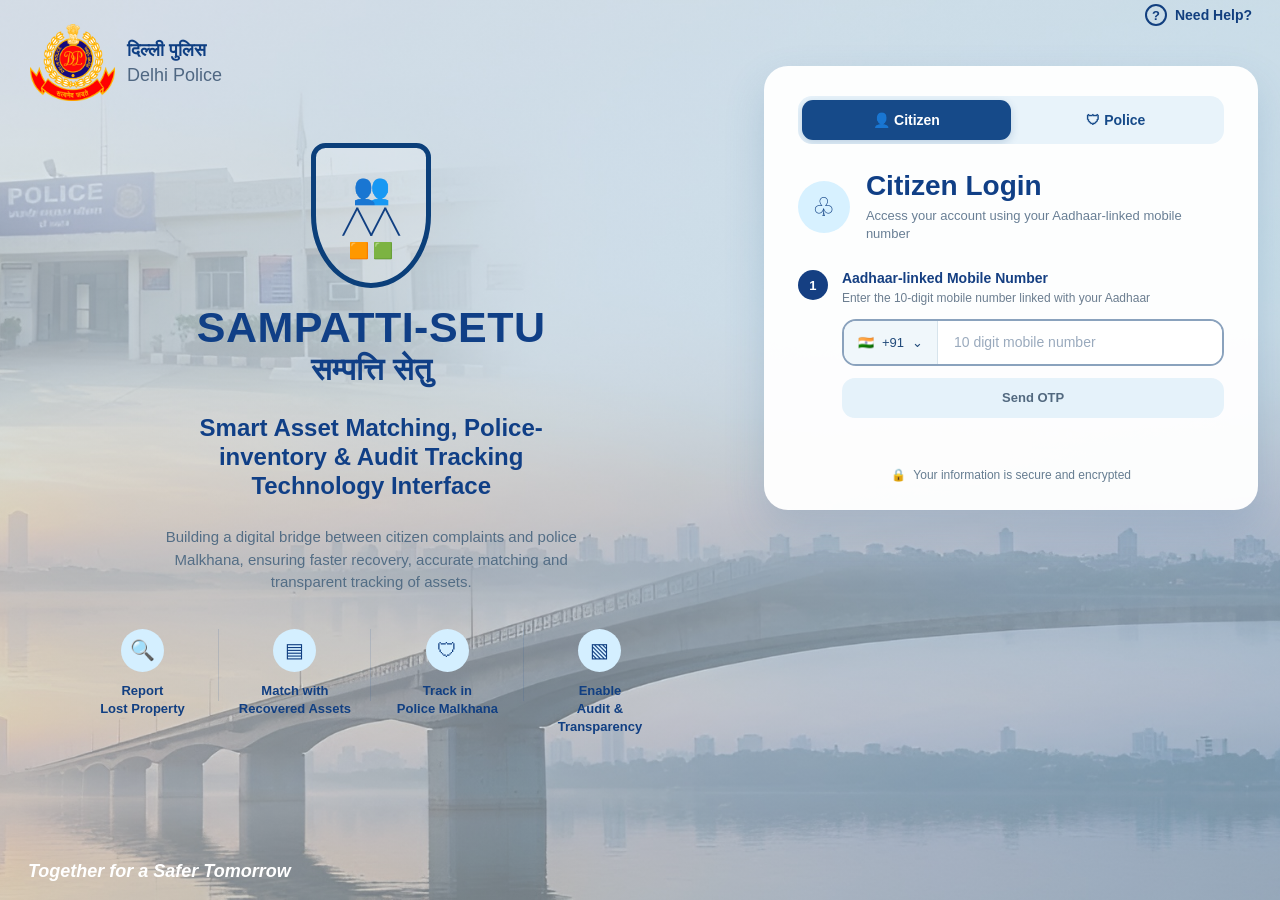
<file: index.html>
<!DOCTYPE html>
<html lang="en">

<head>
    <meta charset="UTF-8">
    <meta name="viewport" content="width=device-width, initial-scale=1.0">

    <title>SAMPATTI-SETU | Login</title>

    <link rel="stylesheet" href="style.css">
</head>

<body>

<div class="page">

    <!-- =====================================================
         LEFT SIDE
         ===================================================== -->

    <section class="left-section">

        <!-- Government Header -->

        <div class="gov-header">

            <img
                src="emblem.png"
                class="emblem"
                alt="Government of India Emblem"
            >

            <div>

                <div class="gov-hindi">
                    दिल्ली पुलिस
                </div>

                <div class="gov-english">
                    Delhi Police
                </div>

            </div>

        </div>


        <!-- Main Branding -->

        <div class="brand">

            <div class="shield">

                <div class="people">
                    👥
                </div>

                <div class="bridge">
                    ╱╲╱╲
                </div>

                <div class="tricolor">
                    🟧 🟩
                </div>

            </div>


            <h1>
                SAMPATTI-SETU
            </h1>

            <h2>
                सम्पत्ति सेतु
            </h2>


            <h3>
                Smart Asset Matching, Police-<br>
                inventory & Audit Tracking<br>
                Technology Interface
            </h3>


            <p class="description">
                Building a digital bridge between citizen complaints and
                police Malkhana, ensuring faster recovery, accurate
                matching and transparent tracking of assets.
            </p>

        </div>


        <!-- Features -->

        <div class="features">

            <div class="feature">

                <div class="feature-icon">
                    🔍
                </div>

                <span>
                    Report<br>
                    Lost Property
                </span>

            </div>


            <div class="feature">

                <div class="feature-icon">
                    ▤
                </div>

                <span>
                    Match with<br>
                    Recovered Assets
                </span>

            </div>


            <div class="feature">

                <div class="feature-icon">
                    🛡
                </div>

                <span>
                    Track in<br>
                    Police Malkhana
                </span>

            </div>


            <div class="feature">

                <div class="feature-icon">
                    ▧
                </div>

                <span>
                    Enable<br>
                    Audit & Transparency
                </span>

            </div>

        </div>


        <!-- Slogan -->

        <div class="slogan">
            Together for a Safer Tomorrow
        </div>

    </section>



    <!-- =====================================================
         RIGHT SIDE
         ===================================================== -->

    <section class="right-section">

        <!-- Help -->

        <div class="help">

            <span>?</span>

            Need Help?

        </div>


        <!-- =================================================
             LOGIN CARD
             ================================================= -->

        <div class="login-card">


            <!-- =================================================
                 CITIZEN / POLICE SLIDER
                 ================================================= -->

            <div class="login-switch">

                <div
                    class="switch-slider"
                    id="switchSlider"
                ></div>


                <button
                    type="button"
                    id="citizenTab"
                    class="login-tab active"
                >
                    👤 Citizen
                </button>


                <button
                    type="button"
                    id="policeTab"
                    class="login-tab"
                >
                    🛡 Police
                </button>

            </div>



            <!-- =================================================
                 LOGIN HEADING
                 ================================================= -->

            <div class="login-heading">

                <div
                    class="user-circle"
                    id="loginIcon"
                >
                    ♧
                </div>


                <div>

                    <h2 id="loginTitle">
                        Citizen Login
                    </h2>

                    <p id="loginDescription">
                        Access your account using your
                        Aadhaar-linked mobile number
                    </p>

                </div>

            </div>



            <!-- =================================================
                 STEP 1
                 ================================================= -->

            <div class="step">

                <div class="step-number">
                    1
                </div>


                <div class="step-content">

                    <h3 id="mobileLabel">
                        Aadhaar-linked Mobile Number
                    </h3>


                    <p id="mobileDescription">
                        Enter the 10-digit mobile number linked
                        with your Aadhaar
                    </p>


                    <!-- Police ID -->

                    <div
                        id="policeIdBox"
                        class="police-id-box hidden"
                    >

                        <input
                            type="text"
                            id="policeId"
                            placeholder="Enter Police ID"
                        >

                    </div>


                    <!-- Mobile -->

                    <div class="mobile-box">

                        <div class="country">

                            🇮🇳

                            <span>
                                +91
                            </span>

                            <span>
                                ⌄
                            </span>

                        </div>


                        <input
                            type="tel"
                            id="mobile"
                            maxlength="10"
                            inputmode="numeric"
                            placeholder="10 digit mobile number"
                        >

                    </div>


                    <!-- Send OTP -->

                    <button
                        id="sendOtp"
                        class="send-button"
                        type="button"
                    >
                        Send OTP
                    </button>

                </div>

            </div>



            <!-- =================================================
                 STEP 2 — OTP
                 ================================================= -->

            <div
                id="otpStep"
                class="step hidden"
            >

                <div class="step-number">
                    2
                </div>


                <div class="step-content">

                    <h3>
                        Enter OTP
                    </h3>


                    <p id="otpText">
                        OTP sent to +91 ******1234
                    </p>


                    <!-- OTP Boxes -->

                    <div class="otp-container">

                        <input
                            class="otp"
                            maxlength="1"
                            inputmode="numeric"
                        >

                        <input
                            class="otp"
                            maxlength="1"
                            inputmode="numeric"
                        >

                        <input
                            class="otp"
                            maxlength="1"
                            inputmode="numeric"
                        >

                        <input
                            class="otp"
                            maxlength="1"
                            inputmode="numeric"
                        >

                        <input
                            class="otp"
                            maxlength="1"
                            inputmode="numeric"
                        >

                        <input
                            class="otp"
                            maxlength="1"
                            inputmode="numeric"
                        >

                    </div>


                    <!-- Timer -->

                    <div class="resend">

                        ◷

                        <span id="timer">
                            Resend OTP in 00:45
                        </span>

                    </div>

                </div>

            </div>



            <!-- =================================================
                 STEP 3 — CAPTCHA
                 ================================================= -->

            <div
                id="captchaStep"
                class="step hidden"
            >

                <div class="step-number">
                    3
                </div>


                <div class="step-content">

                    <h3>
                        Verify CAPTCHA
                    </h3>


                    <p>
                        Please enter the text shown in the image
                    </p>


                    <!-- CAPTCHA -->

                    <div class="captcha-row">

                        <div
                            id="captchaText"
                            class="captcha"
                        >
                            8 Q K R G
                        </div>


                        <button
                            id="refreshCaptcha"
                            class="refresh"
                            type="button"
                        >
                            ⟳ &nbsp;Refresh
                        </button>

                    </div>


                    <!-- CAPTCHA Input -->

                    <input
                        type="text"
                        id="captchaInput"
                        class="captcha-input"
                        placeholder="Enter CAPTCHA"
                    >


                    <!-- Verify -->

                    <button
                        id="verifyButton"
                        class="verify-button"
                        type="button"
                    >
                        🛡 &nbsp; Verify & Login
                    </button>

                </div>

            </div>



            <!-- Status -->

            <div id="status"></div>



            <!-- Security -->

            <div class="security">

                🔒

                <span>
                    Your information is secure and encrypted
                </span>

            </div>

        </div>

    </section>

</div>


<script src="script.js"></script>

</body>

</html>
</file>
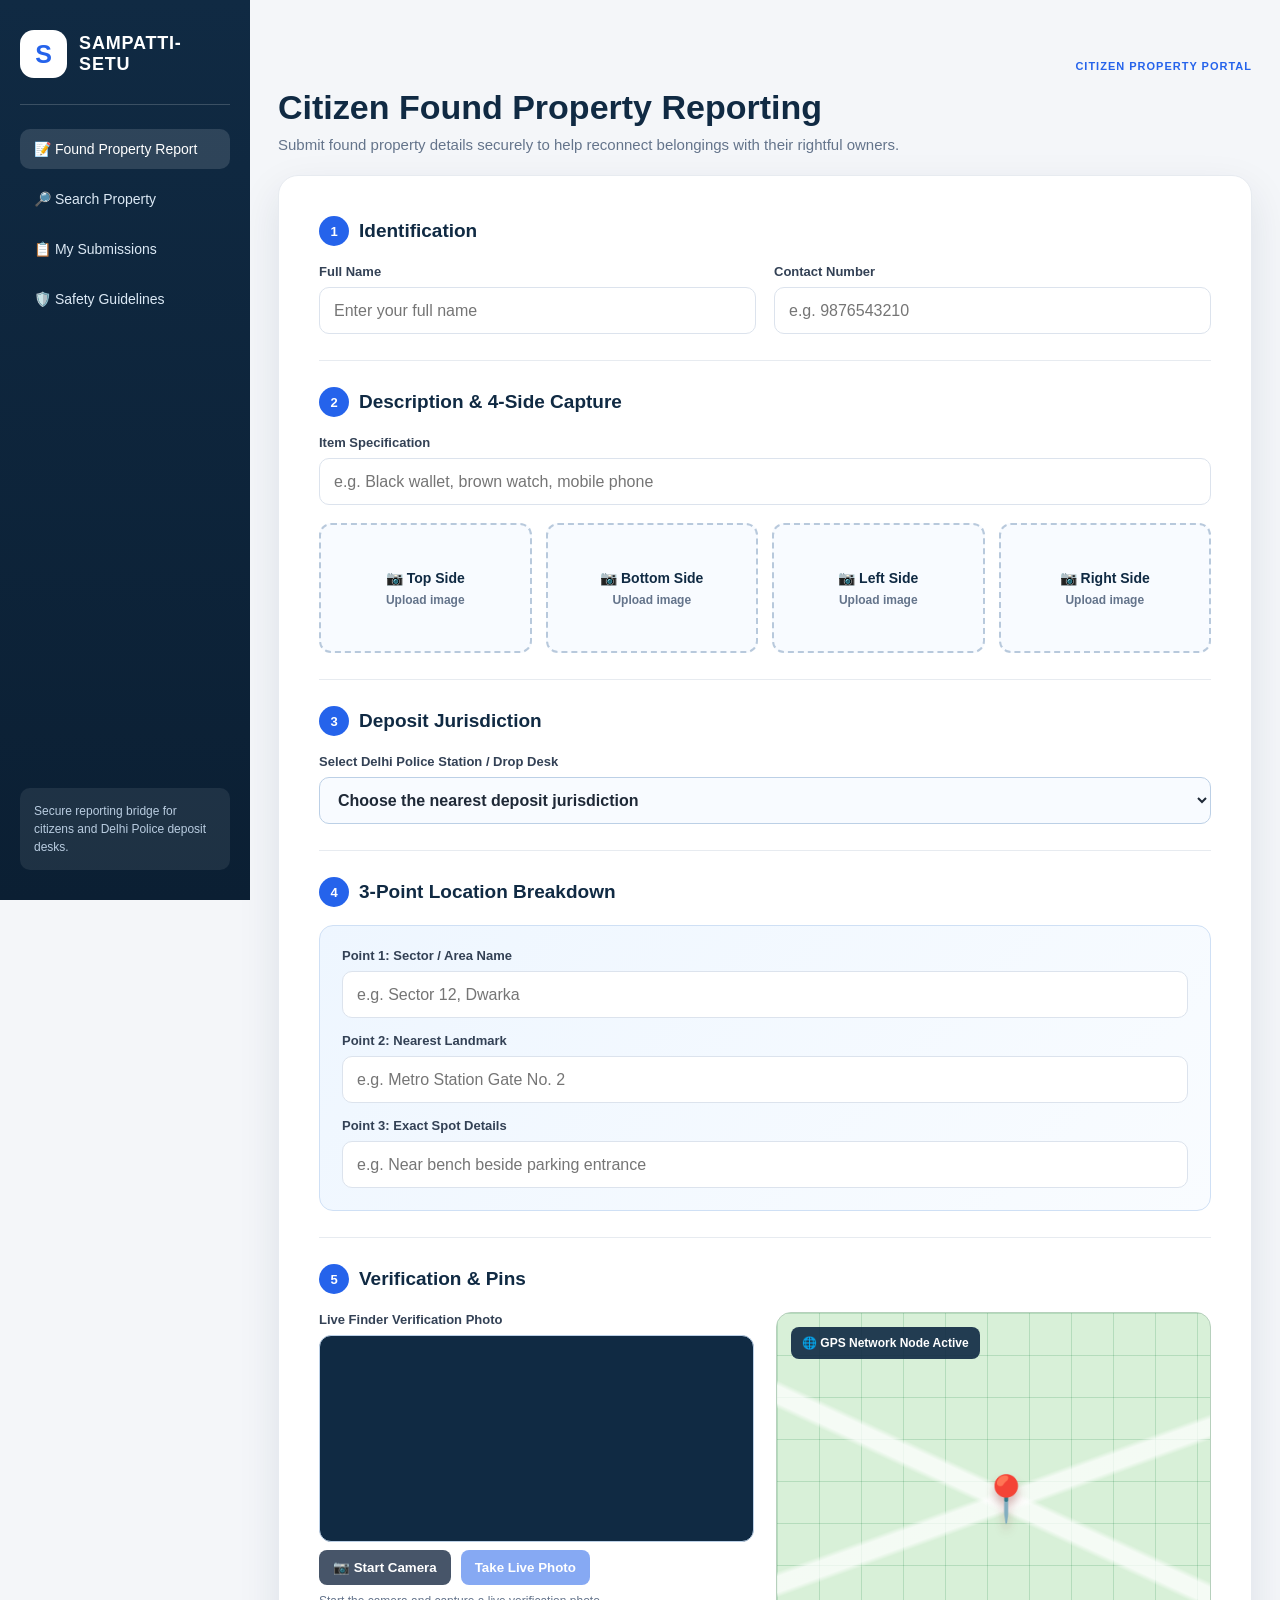
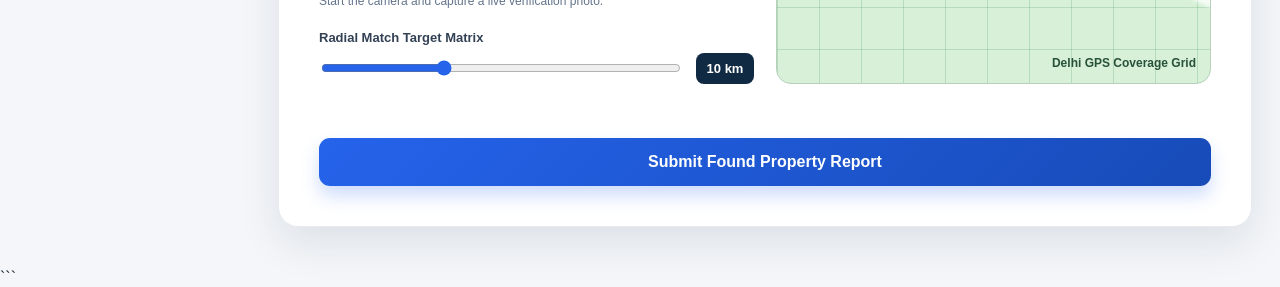
<file: found-property.html>
```html
<!DOCTYPE html>
<html lang="en">
<head>
  <meta charset="UTF-8">
  <meta name="viewport" content="width=device-width, initial-scale=1.0">
  <title>SAMPATTI-SETU | Citizen Found Property Reporting</title>

  <style>
    :root {
      --navy: #102a43;
      --blue: #2563eb;
      --grey-bg: #f4f6f9;
      --border: #dce3ed;
      --text: #1f2937;
      --muted: #64748b;
      --success: #059669;
    }

    * {
      box-sizing: border-box;
    }

    body {
      margin: 0;
      min-height: 100vh;
      background: var(--grey-bg);
      color: var(--text);
      font-family: Arial, Helvetica, sans-serif;
    }

    .sidebar {
      position: fixed;
      top: 0;
      left: 0;
      z-index: 10;
      width: 250px;
      height: 100vh;
      padding: 30px 20px;
      background: linear-gradient(180deg, #102a43 0%, #0b1f33 100%);
      color: #ffffff;
      display: flex;
      flex-direction: column;
    }

    .brand {
      display: flex;
      align-items: center;
      gap: 12px;
      padding-bottom: 26px;
      border-bottom: 1px solid rgba(255, 255, 255, 0.18);
    }

    .brand-mark {
      width: 48px;
      height: 48px;
      border-radius: 14px;
      display: grid;
      place-items: center;
      background: #ffffff;
      color: var(--blue);
      font-size: 25px;
      font-weight: 800;
    }

    .brand-title {
      margin: 0;
      font-size: 18px;
      letter-spacing: 0.8px;
    }

    .nav-links {
      list-style: none;
      padding: 24px 0;
      margin: 0;
    }

    .nav-links li {
      margin-bottom: 10px;
    }

    .nav-links a {
      display: block;
      padding: 12px 14px;
      border-radius: 10px;
      color: #dce9f5;
      text-decoration: none;
      font-size: 14px;
    }

    .nav-links a.active,
    .nav-links a:hover {
      background: rgba(255, 255, 255, 0.13);
      color: #ffffff;
    }

    .sidebar-footer {
      margin-top: auto;
      padding: 14px;
      border-radius: 10px;
      background: rgba(255, 255, 255, 0.08);
      color: #b9cce0;
      font-size: 12px;
      line-height: 1.5;
    }

    .main-content {
      margin-left: 250px;
      padding: 42px 28px;
    }

    .page-header {
      position: relative;
      max-width: 1000px;
      margin: 0 auto 22px;
      padding-top: 28px;
    }

    .portal-label {
      position: absolute;
      top: 0;
      right: 0;
      color: var(--blue);
      font-size: 11px;
      font-weight: 800;
      letter-spacing: 1px;
    }

    .page-header h1 {
      margin: 0;
      color: var(--navy);
      font-size: clamp(25px, 4vw, 34px);
    }

    .page-header p {
      margin: 9px 0 0;
      color: var(--muted);
      font-size: 15px;
    }

    .form-card {
      width: 100%;
      max-width: 1000px;
      margin: 0 auto;
      padding: clamp(20px, 4vw, 40px);
      background: #ffffff;
      border: 1px solid #e7ebf0;
      border-radius: 20px;
      box-shadow: 0 16px 42px rgba(15, 42, 67, 0.10);
    }

    .section {
      padding: 26px 0;
      border-bottom: 1px solid #e7ebf0;
    }

    .section:first-child {
      padding-top: 0;
    }

    .section:last-of-type {
      border-bottom: 0;
    }

    .section-heading {
      display: flex;
      align-items: center;
      gap: 10px;
      margin: 0 0 18px;
      color: var(--navy);
      font-size: 19px;
    }

    .section-number {
      width: 30px;
      height: 30px;
      border-radius: 50%;
      display: inline-grid;
      place-items: center;
      background: var(--blue);
      color: #ffffff;
      font-size: 13px;
      font-weight: 700;
    }

    .form-grid {
      display: grid;
      grid-template-columns: repeat(2, minmax(0, 1fr));
      gap: 18px;
    }

    .field {
      display: flex;
      flex-direction: column;
      gap: 8px;
    }

    label {
      color: #334155;
      font-size: 13px;
      font-weight: 700;
    }

    input,
    select {
      width: 100%;
      min-height: 47px;
      padding: 12px 14px;
      border: 1px solid var(--border);
      border-radius: 10px;
      outline: none;
      background: #ffffff;
      color: var(--text);
      font: inherit;
      transition: border-color 0.2s, box-shadow 0.2s;
    }

    input:focus,
    select:focus {
      border-color: var(--blue);
      box-shadow: 0 0 0 3px rgba(37, 99, 235, 0.12);
    }

    .upload-grid {
      display: grid;
      grid-template-columns: repeat(4, minmax(0, 1fr));
      gap: 14px;
      margin-top: 18px;
    }

    .upload-slot {
      min-height: 130px;
      padding: 14px;
      border: 2px dashed #b8c9dc;
      border-radius: 12px;
      background: #f8fbff;
      text-align: center;
      display: flex;
      flex-direction: column;
      justify-content: center;
      align-items: center;
      cursor: pointer;
      transition: 0.2s;
    }

    .upload-slot:hover {
      border-color: var(--blue);
      background: #eff6ff;
    }

    .upload-slot strong {
      color: var(--navy);
      font-size: 14px;
    }

    .upload-slot span {
      margin-top: 7px;
      color: var(--muted);
      font-size: 12px;
      word-break: break-word;
    }

    .upload-slot input {
      display: none;
    }

    .jurisdiction-select {
      background: #f8fbff;
      border: 1px solid #bcd0e6;
      font-weight: 600;
    }

    .location-card {
      padding: 22px;
      border: 1px solid #cfe0f5;
      border-radius: 14px;
      background: linear-gradient(135deg, #eef6ff 0%, #f9fcff 100%);
    }

    .location-card .field + .field {
      margin-top: 15px;
    }

    .verification-layout {
      display: grid;
      grid-template-columns: minmax(0, 1fr) minmax(280px, 1fr);
      gap: 22px;
      align-items: stretch;
    }

    .verification-controls {
      display: flex;
      flex-direction: column;
      gap: 20px;
    }

    .webcam-box {
      position: relative;
      min-height: 205px;
      overflow: hidden;
      border: 1px solid #bcd0e6;
      border-radius: 12px;
      background: #102a43;
    }

    .webcam-box video,
    .webcam-box img {
      width: 100%;
      height: 205px;
      object-fit: cover;
      display: none;
    }

    .webcam-box video {
      display: block;
    }

    .camera-actions {
      display: flex;
      flex-wrap: wrap;
      gap: 10px;
    }

    .camera-btn {
      padding: 10px 14px;
      border: 0;
      border-radius: 8px;
      background: var(--blue);
      color: #ffffff;
      cursor: pointer;
      font-weight: 700;
    }

    .camera-btn.secondary {
      background: #475569;
    }

    .camera-btn:disabled {
      opacity: 0.55;
      cursor: not-allowed;
    }

    #cameraStatus {
      color: var(--muted);
      font-size: 12px;
      line-height: 1.4;
    }

    .range-row {
      display: flex;
      align-items: center;
      gap: 13px;
    }

    input[type="range"] {
      min-height: auto;
      padding: 0;
      accent-color: var(--blue);
    }

    .range-value {
      min-width: 58px;
      padding: 8px;
      border-radius: 8px;
      background: var(--navy);
      color: #ffffff;
      text-align: center;
      font-size: 13px;
      font-weight: 700;
    }

    .map-card {
      position: relative;
      min-height: 230px;
      overflow: hidden;
      border: 1px solid #b6d0bc;
      border-radius: 15px;
      background:
        linear-gradient(25deg, transparent 48%, rgba(255,255,255,.75) 49%, rgba(255,255,255,.75) 52%, transparent 53%),
        linear-gradient(-20deg, transparent 46%, rgba(255,255,255,.72) 47%, rgba(255,255,255,.72) 50%, transparent 51%),
        linear-gradient(90deg, rgba(21,128,61,.18) 1px, transparent 1px),
        linear-gradient(rgba(21,128,61,.18) 1px, transparent 1px),
        #d8f0d8;
      background-size: auto, auto, 42px 42px, 42px 42px, auto;
    }

    .gps-badge {
      position: absolute;
      top: 14px;
      left: 14px;
      z-index: 2;
      padding: 9px 11px;
      border-radius: 8px;
      background: rgba(15, 42, 67, 0.90);
      color: #ffffff;
      font-size: 12px;
      font-weight: 700;
    }

    .map-label {
      position: absolute;
      right: 14px;
      bottom: 13px;
      z-index: 2;
      color: #28513a;
      font-size: 12px;
      font-weight: 700;
    }

    .location-pin {
      position: absolute;
      top: 50%;
      left: 53%;
      z-index: 3;
      transform: translate(-50%, -50%);
      font-size: 45px;
      line-height: 1;
      filter: drop-shadow(0 7px 5px rgba(127, 29, 29, 0.32));
      animation: bouncePin 1s infinite ease-in-out;
    }

    @keyframes bouncePin {
      0%, 100% {
        transform: translate(-50%, -50%);
      }

      50% {
        transform: translate(-50%, calc(-50% - 13px));
      }
    }

    .submit-btn {
      width: 100%;
      margin-top: 28px;
      padding: 15px 20px;
      border: 0;
      border-radius: 11px;
      background: linear-gradient(135deg, #2563eb, #174bb8);
      color: #ffffff;
      cursor: pointer;
      font-size: 16px;
      font-weight: 700;
      box-shadow: 0 10px 18px rgba(37, 99, 235, 0.22);
    }

    .modal-overlay {
      position: fixed;
      inset: 0;
      z-index: 50;
      display: none;
      align-items: center;
      justify-content: center;
      padding: 20px;
      background: rgba(15, 42, 67, 0.62);
    }

    .modal-overlay.show {
      display: flex;
    }

    .receipt-modal {
      position: relative;
      width: 100%;
      max-width: 630px;
      max-height: 92vh;
      overflow-y: auto;
      padding: 30px;
      border-radius: 20px;
      background: #ffffff;
      box-shadow: 0 22px 65px rgba(0, 0, 0, 0.27);
    }

    .modal-close {
      position: absolute;
      top: 14px;
      right: 16px;
      width: 34px;
      height: 34px;
      border: 0;
      border-radius: 50%;
      background: #eef2f7;
      color: #334155;
      cursor: pointer;
      font-size: 22px;
      line-height: 1;
    }

    .receipt-title {
      margin: 0;
      color: var(--navy);
      font-size: 25px;
    }

    .receipt-subtitle {
      margin: 8px 0 22px;
      color: var(--success);
      font-weight: 700;
    }

    .receipt-list {
      margin: 0;
      padding: 0;
      list-style: none;
      border-top: 1px solid #e7ebf0;
    }

    .receipt-list li {
      display: grid;
      grid-template-columns: 180px 1fr;
      gap: 14px;
      padding: 13px 0;
      border-bottom: 1px solid #e7ebf0;
      font-size: 14px;
    }

    .receipt-list strong {
      color: #475569;
    }

    .receipt-list span {
      color: var(--navy);
      overflow-wrap: anywhere;
      font-weight: 600;
    }

    .toast {
      display: none;
      margin-top: 20px;
      padding: 15px;
      border: 1px solid #f6c64e;
      border-radius: 11px;
      background: #fff7db;
      color: #805900;
      font-size: 14px;
      font-weight: 700;
      line-height: 1.5;
    }

    .toast.show {
      display: block;
      animation: slideIn 0.35s ease-out;
    }

    @keyframes slideIn {
      from {
        opacity: 0;
        transform: translateY(12px);
      }

      to {
        opacity: 1;
        transform: translateY(0);
      }
    }

    @media (max-width: 800px) {
      .sidebar {
        position: static;
        width: 100%;
        height: auto;
        padding: 18px 20px;
      }

      .nav-links,
      .sidebar-footer {
        display: none;
      }

      .main-content {
        margin-left: 0;
        padding: 25px 16px;
      }

      .upload-grid {
        grid-template-columns: repeat(2, minmax(0, 1fr));
      }

      .verification-layout {
        grid-template-columns: 1fr;
      }
    }

    @media (max-width: 520px) {
      .portal-label {
        position: static;
        display: block;
        margin-bottom: 10px;
      }

      .form-grid,
      .upload-grid {
        grid-template-columns: 1fr;
      }

      .receipt-list li {
        grid-template-columns: 1fr;
        gap: 5px;
      }
    }
  </style>
</head>

<body>
  <aside class="sidebar">
    <div class="brand">
      <div class="brand-mark">S</div>
      <div>
        <h2 class="brand-title">SAMPATTI-SETU</h2>
      </div>
    </div>

    <ul class="nav-links">
      <li><a href="#" class="active">📝 Found Property Report</a></li>
      <li><a href="#">🔎 Search Property</a></li>
      <li><a href="#">📋 My Submissions</a></li>
      <li><a href="#">🛡️ Safety Guidelines</a></li>
    </ul>

    <div class="sidebar-footer">
      Secure reporting bridge for citizens and Delhi Police deposit desks.
    </div>
  </aside>

  <main class="main-content">
    <header class="page-header">
      <div class="portal-label">CITIZEN PROPERTY PORTAL</div>
      <h1>Citizen Found Property Reporting</h1>
      <p>Submit found property details securely to help reconnect belongings with their rightful owners.</p>
    </header>

    <form id="propertyForm" class="form-card">
      <section class="section">
        <h2 class="section-heading"><span class="section-number">1</span> Identification</h2>

        <div class="form-grid">
          <div class="field">
            <label for="fullName">Full Name</label>
            <input id="fullName" type="text" placeholder="Enter your full name" required>
          </div>

          <div class="field">
            <label for="contactNumber">Contact Number</label>
            <input id="contactNumber" type="tel" placeholder="e.g. 9876543210" required>
          </div>
        </div>
      </section>

      <section class="section">
        <h2 class="section-heading"><span class="section-number">2</span> Description &amp; 4-Side Capture</h2>

        <div class="field">
          <label for="itemSpecification">Item Specification</label>
          <input id="itemSpecification" type="text" placeholder="e.g. Black wallet, brown watch, mobile phone" required>
        </div>

        <div class="upload-grid">
          <label class="upload-slot" for="topSide">
            <strong>📷 Top Side</strong>
            <span id="topSideName">Upload image</span>
            <input id="topSide" type="file" accept="image/*" onchange="showFileName(this, 'topSideName')">
          </label>

          <label class="upload-slot" for="bottomSide">
            <strong>📷 Bottom Side</strong>
            <span id="bottomSideName">Upload image</span>
            <input id="bottomSide" type="file" accept="image/*" onchange="showFileName(this, 'bottomSideName')">
          </label>

          <label class="upload-slot" for="leftSide">
            <strong>📷 Left Side</strong>
            <span id="leftSideName">Upload image</span>
            <input id="leftSide" type="file" accept="image/*" onchange="showFileName(this, 'leftSideName')">
          </label>

          <label class="upload-slot" for="rightSide">
            <strong>📷 Right Side</strong>
            <span id="rightSideName">Upload image</span>
            <input id="rightSide" type="file" accept="image/*" onchange="showFileName(this, 'rightSideName')">
          </label>
        </div>
      </section>

      <section class="section">
        <h2 class="section-heading"><span class="section-number">3</span> Deposit Jurisdiction</h2>

        <div class="field">
          <label for="policeStation">Select Delhi Police Station / Drop Desk</label>
          <select id="policeStation" class="jurisdiction-select" required>
            <option value="" selected disabled>Choose the nearest deposit jurisdiction</option>

            <optgroup label="Dwarka District">
              <option>Dwarka North Police Station</option>
              <option>Dwarka South Police Station</option>
              <option>Bindapur Police Station</option>
              <option>Uttam Nagar Police Station</option>
            </optgroup>

            <optgroup label="New Delhi District">
              <option>Connaught Place Police Station</option>
              <option>Parliament Street Police Station</option>
              <option>Mandir Marg Police Station</option>
              <option>Tughlak Road Police Station</option>
            </optgroup>

            <optgroup label="West District">
              <option>Rajouri Garden Police Station</option>
              <option>Tilak Nagar Police Station</option>
              <option>Punjabi Bagh Police Station</option>
              <option>Paschim Vihar East Police Station</option>
            </optgroup>

            <optgroup label="Central District">
              <option>Darya Ganj Police Station</option>
              <option>Kamla Market Police Station</option>
              <option>Paharganj Police Station</option>
              <option>Karol Bagh Police Station</option>
            </optgroup>
          </select>
        </div>
      </section>

      <section class="section">
        <h2 class="section-heading"><span class="section-number">4</span> 3-Point Location Breakdown</h2>

        <div class="location-card">
          <div class="field">
            <label for="point1">Point 1: Sector / Area Name</label>
            <input id="point1" type="text" placeholder="e.g. Sector 12, Dwarka" required>
          </div>

          <div class="field">
            <label for="point2">Point 2: Nearest Landmark</label>
            <input id="point2" type="text" placeholder="e.g. Metro Station Gate No. 2" required>
          </div>

          <div class="field">
            <label for="point3">Point 3: Exact Spot Details</label>
            <input id="point3" type="text" placeholder="e.g. Near bench beside parking entrance" required>
          </div>
        </div>
      </section>

      <section class="section">
        <h2 class="section-heading"><span class="section-number">5</span> Verification &amp; Pins</h2>

        <div class="verification-layout">
          <div class="verification-controls">
            <div class="field">
              <label>Live Finder Verification Photo</label>

              <div class="webcam-box">
                <video id="webcamVideo" autoplay playsinline muted></video>
                <img id="capturedPhoto" alt="Captured finder verification photo">
              </div>

              <div class="camera-actions">
                <button id="startCameraBtn" class="camera-btn secondary" type="button">📷 Start Camera</button>
                <button id="capturePhotoBtn" class="camera-btn" type="button" disabled>Take Live Photo</button>
              </div>

              <input id="selfie" type="hidden">
              <small id="cameraStatus">Start the camera and capture a live verification photo.</small>
            </div>

            <div class="field">
              <label for="radiusRange">Radial Match Target Matrix</label>

              <div class="range-row">
                <input id="radiusRange" type="range" min="5" max="20" value="10" oninput="updateRangeValue(this.value)">
                <span id="rangeValue" class="range-value">10 km</span>
              </div>
            </div>
          </div>

          <div class="map-card">
            <div class="gps-badge">🌐 GPS Network Node Active</div>
            <div class="location-pin">📍</div>
            <div class="map-label">Delhi GPS Coverage Grid</div>
          </div>
        </div>
      </section>

      <button class="submit-btn" type="submit">Submit Found Property Report</button>
    </form>
  </main>

  <div id="receiptOverlay" class="modal-overlay" role="dialog" aria-modal="true" aria-labelledby="receiptTitle">
    <div class="receipt-modal">
      <button class="modal-close" type="button" aria-label="Close receipt modal" onclick="closeReceipt()">×</button>

      <h2 id="receiptTitle" class="receipt-title">Digital Deposit Receipt</h2>
      <p class="receipt-subtitle">✓ Your report has been securely registered with SAMPATTI-SETU.</p>

      <ul class="receipt-list">
        <li><strong>Token ID</strong><span id="receiptToken"></span></li>
        <li><strong>Depositor Name</strong><span id="receiptName"></span></li>
        <li><strong>Property Category</strong><span id="receiptItem"></span></li>
        <li><strong>Drop Desk Location</strong><span id="receiptStation"></span></li>
        <li><strong>3-Point Location Summary</strong><span id="receiptLocation"></span></li>
        <li><strong>GPS Status</strong><span>🌐 GPS Network Node Active — Radius Matrix: <span id="receiptRadius"></span></span></li>
      </ul>

      <div id="matchToast" class="toast" role="status"></div>
    </div>
  </div>

  <script>
    let cameraStream = null;

    const webcamVideo = document.getElementById("webcamVideo");
    const capturedPhoto = document.getElementById("capturedPhoto");
    const startCameraBtn = document.getElementById("startCameraBtn");
    const capturePhotoBtn = document.getElementById("capturePhotoBtn");
    const cameraStatus = document.getElementById("cameraStatus");
    const selfieInput = document.getElementById("selfie");

    function showFileName(input, outputId) {
      const output = document.getElementById(outputId);
      output.textContent = input.files && input.files[0] ? input.files[0].name : "Upload image";
    }

    function updateRangeValue(value) {
      document.getElementById("rangeValue").textContent = value + " km";
    }

    function randomNumber(length) {
      let result = "";

      for (let index = 0; index < length; index++) {
        result += Math.floor(Math.random() * 10);
      }

      return result;
    }

    function stopCamera() {
      if (cameraStream) {
        cameraStream.getTracks().forEach(function(track) {
          track.stop();
        });

        cameraStream = null;
      }
    }

    function closeReceipt() {
      document.getElementById("receiptOverlay").classList.remove("show");
      document.getElementById("matchToast").classList.remove("show");
    }

    startCameraBtn.addEventListener("click", async function() {
      stopCamera();

      try {
        cameraStream = await navigator.mediaDevices.getUserMedia({
          video: {
            facingMode: "user"
          },
          audio: false
        });

        webcamVideo.srcObject = cameraStream;
        webcamVideo.style.display = "block";
        capturedPhoto.style.display = "none";
        capturePhotoBtn.disabled = false;
        cameraStatus.textContent = "Camera active. Please take a live verification photo.";
        startCameraBtn.textContent = "🔄 Restart Camera";
      } catch (error) {
        cameraStatus.textContent = "Camera access was unavailable. Allow camera permission and try again.";
      }
    });

    capturePhotoBtn.addEventListener("click", function() {
      const webcamCanvas = document.createElement("canvas");
      webcamCanvas.width = webcamVideo.videoWidth;
      webcamCanvas.height = webcamVideo.videoHeight;

      const context = webcamCanvas.getContext("2d");
      context.drawImage(webcamVideo, 0, 0, webcamCanvas.width, webcamCanvas.height);

      const photoData = webcamCanvas.toDataURL("image/png");

      capturedPhoto.src = photoData;
      capturedPhoto.style.display = "block";
      webcamVideo.style.display = "none";
      selfieInput.value = photoData;

      stopCamera();

      capturePhotoBtn.disabled = true;
      startCameraBtn.textContent = "🔄 Retake Photo";
      cameraStatus.textContent = "✓ Live finder verification photo captured successfully.";
    });

    document.getElementById("propertyForm").addEventListener("submit", function(event) {
      event.preventDefault();

      if (!this.checkValidity()) {
        this.reportValidity();
        return;
      }

      if (!selfieInput.value) {
        cameraStatus.textContent = "Please capture a live finder verification photo before submitting.";
        return;
      }

      const tokenId = "SETU-" + randomNumber(5) + "-REG";
      const connectionToken = "CONN-" + randomNumber(4);

      const fullName = document.getElementById("fullName").value.trim();
      const itemSpecification = document.getElementById("itemSpecification").value.trim();
      const policeStation = document.getElementById("policeStation").value;
      const point1 = document.getElementById("point1").value.trim();
      const point2 = document.getElementById("point2").value.trim();
      const point3 = document.getElementById("point3").value.trim();
      const radius = document.getElementById("radiusRange").value + " km";

      document.getElementById("receiptToken").textContent = tokenId;
      document.getElementById("receiptName").textContent = fullName;
      document.getElementById("receiptItem").textContent = itemSpecification;
      document.getElementById("receiptStation").textContent = policeStation;
      document.getElementById("receiptLocation").textContent = point1 + " → " + point2 + " → " + point3;
      document.getElementById("receiptRadius").textContent = radius;

      const toast = document.getElementById("matchToast");
      toast.classList.remove("show");
      toast.textContent = "Instant Algorithm Match Found! Proximity engine matched this entry with an active report nearby. Secure communication token assigned: " + connectionToken;

      document.getElementById("receiptOverlay").classList.add("show");

      window.setTimeout(function() {
        toast.classList.add("show");
      }, 1200);
    });

    document.getElementById("receiptOverlay").addEventListener("click", function(event) {
      if (event.target === this) {
        closeReceipt();
      }
    });

    window.addEventListener("beforeunload", stopCamera);
  </script>
</body>
</html>
```
</file>
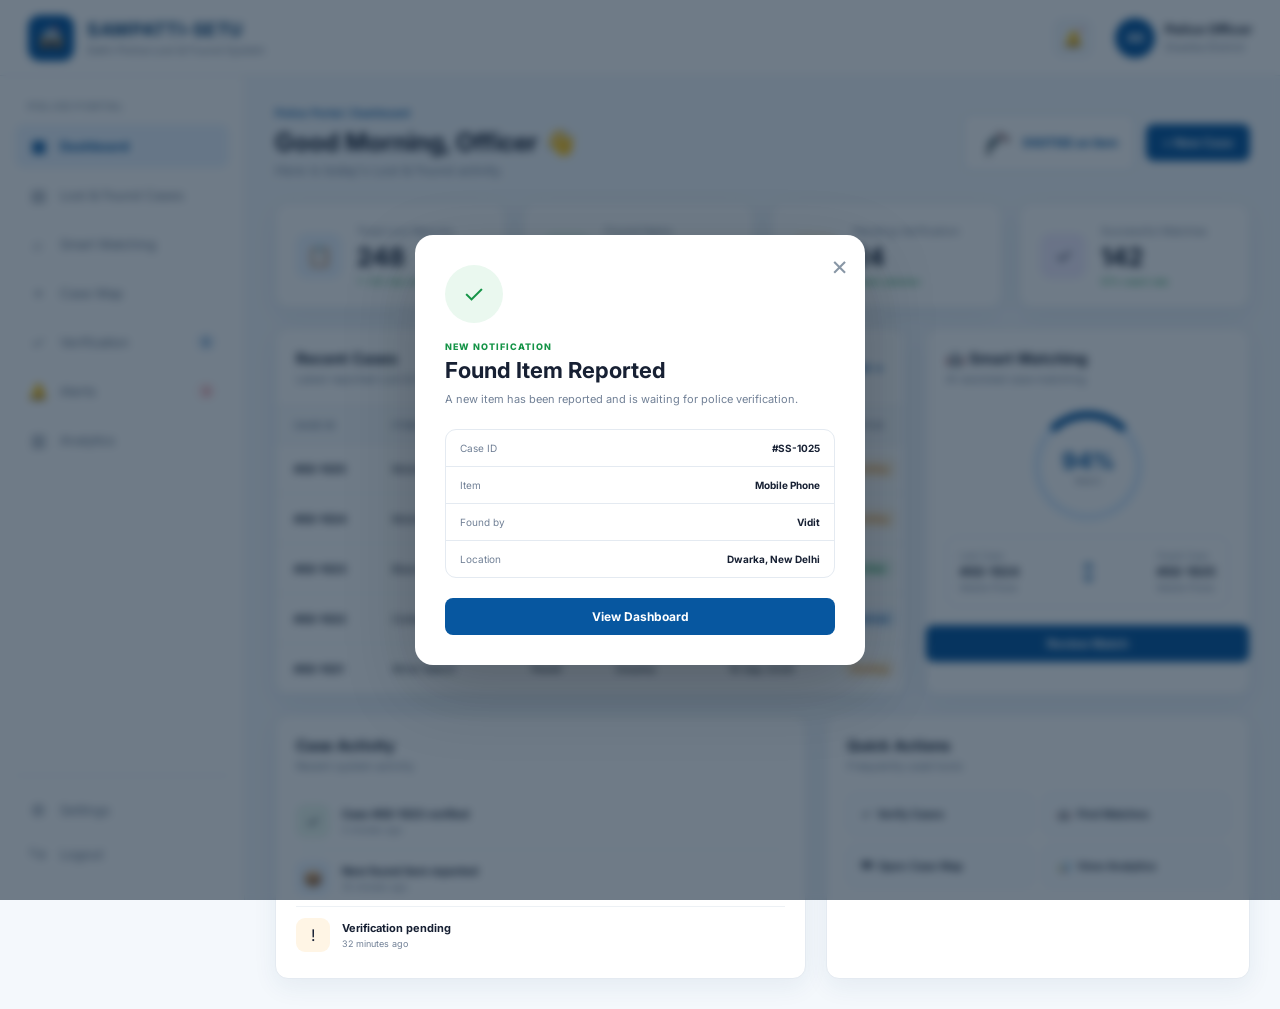
<file: police.html>
<!DOCTYPE html>
<html lang="en">
<head>
<meta charset="UTF-8">
<meta name="viewport" content="width=device-width, initial-scale=1.0">
<title>SAMPATTI-SETU | Delhi Police</title>
<link rel="preconnect" href="https://fonts.googleapis.com">
<link rel="preconnect" href="https://fonts.gstatic.com" crossorigin>
<link href="https://fonts.googleapis.com/css2?family=Inter:wght@400;500;600;700;800&display=swap" rel="stylesheet">
<link rel="stylesheet" href="cool.css">
</head>
<body>

<div class="modal-backdrop" id="foundModal">
  <div class="found-modal">
    <button class="modal-close" id="closeModal">&times;</button>
    <div class="found-badge">✓</div>
    <div class="eyebrow">NEW NOTIFICATION</div>
    <h2>Found Item Reported</h2>
    <p class="modal-muted">A new item has been reported and is waiting for police verification.</p>
    <div class="found-details">
      <div><span>Case ID</span><strong>#SS-1025</strong></div>
      <div><span>Item</span><strong>Mobile Phone</strong></div>
      <div><span>Found by</span><strong>Vidit</strong></div>
      <div><span>Location</span><strong>Dwarka, New Delhi</strong></div>
    </div>
    <button class="btn btn-primary full" id="viewNotification">View Dashboard</button>
  </div>
</div>

<header class="topbar">
  <div class="brand">
    <div class="brand-logo">🚔</div>
    <div><h1>SAMPATTI-SETU</h1><p>Delhi Police Lost & Found System</p></div>
  </div>
  <div class="top-actions">
    <button class="icon-btn" id="notificationBtn">🔔<span class="notification-dot"></span></button>
    <div class="officer">
      <div class="officer-avatar">AS</div>
      <div><strong>Police Officer</strong><span>Dwarka District</span></div>
    </div>
  </div>
</header>

<div class="layout">
<aside class="sidebar">
  <div class="sidebar-title">POLICE PORTAL</div>
  <nav>
    <button class="nav-item active" data-page="dashboard"><span>▦</span>Dashboard</button>
    <button class="nav-item" data-page="cases"><span>▤</span>Lost & Found Cases</button>
    <button class="nav-item" data-page="matching"><span>⌕</span>Smart Matching</button>
    <button class="nav-item" data-page="map"><span>⌖</span>Case Map</button>
    <button class="nav-item" data-page="verification"><span>✓</span>Verification <b class="nav-count">5</b></button>
    <button class="nav-item" data-page="alerts"><span>🔔</span>Alerts <b class="nav-count red">3</b></button>
    <button class="nav-item" data-page="analytics"><span>▥</span>Analytics</button>
  </nav>
  <div class="sidebar-bottom">
    <button class="nav-item" data-page="settings"><span>⚙</span>Settings</button>
    <button class="nav-item logout-btn" id="logoutBtn"><span>↪</span>Logout</button>
  </div>
</aside>

<main class="content">

<section class="page active" id="dashboard">
  <div class="page-heading">
    <div><div class="breadcrumb">Police Portal / Dashboard</div><h2>Good Morning, Officer 👋</h2><p>Here is today's Lost & Found activity.</p></div>
    <div class="heading-actions">
      <button class="btn btn-digitise" id="digitiseBtn"><img src="scanner.png" class="scanner-logo" alt="Scanner"></span> DIGITISE an item</button>
      <button class="btn btn-primary" id="newCaseBtn">+ New Case</button>
    </div>
  </div>

  <div class="stats-grid">
    <div class="stat-card blue"><div class="stat-icon">📋</div><div><span>Total Lost Reports</span><strong>248</strong><small>↑ 12% this month</small></div></div>
    <div class="stat-card green"><div class="stat-icon">📦</div><div><span>Found Items</span><strong>186</strong><small>↑ 8% this month</small></div></div>
    <div class="stat-card orange"><div class="stat-icon">⏳</div><div><span>Pending Verification</span><strong>24</strong><small>Needs attention</small></div></div>
    <div class="stat-card purple"><div class="stat-icon">✓</div><div><span>Successful Matches</span><strong>142</strong><small>57% match rate</small></div></div>
  </div>

  <div class="dashboard-grid">
    <div class="panel">
      <div class="panel-header"><div><h3>Recent Cases</h3><p>Latest reported Lost & Found cases</p></div><button class="text-btn" data-page-link="cases">View All →</button></div>
      <div class="table-wrap"><table><thead><tr><th>Case ID</th><th>Item</th><th>Type</th><th>Location</th><th>Date</th><th>Status</th></tr></thead><tbody id="recentCases"></tbody></table></div>
    </div>

    <div class="panel matching-card">
      <div class="panel-header"><div><h3>🤖 Smart Matching</h3><p>AI-assisted case matching</p></div></div>
      <div class="match-score"><div class="score-circle"><strong>94%</strong><span>Match</span></div></div>
      <div class="match-info">
        <div><span>Lost Case</span><strong>#SS-1024</strong><small>Mobile Phone</small></div>
        <div class="match-arrow">↕</div>
        <div><span>Found Case</span><strong>#SS-1025</strong><small>Mobile Phone</small></div>
      </div>
      <button class="btn btn-primary full" id="reviewMatch">Review Match</button>
    </div>
  </div>

  <div class="bottom-grid">
    <div class="panel">
      <div class="panel-header"><div><h3>Case Activity</h3><p>Recent system activity</p></div></div>
      <div class="activity-list">
        <div class="activity"><div class="activity-icon green">✓</div><div><strong>Case #SS-1023 verified</strong><span>5 minutes ago</span></div></div>
        <div class="activity"><div class="activity-icon blue">📦</div><div><strong>New found item reported</strong><span>18 minutes ago</span></div></div>
        <div class="activity"><div class="activity-icon orange">!</div><div><strong>Verification pending</strong><span>32 minutes ago</span></div></div>
      </div>
    </div>
    <div class="panel quick-card">
      <div class="panel-header"><div><h3>Quick Actions</h3><p>Frequently used tools</p></div></div>
      <div class="quick-actions">
        <button data-page-link="verification"><span>✓</span>Verify Cases</button>
        <button data-page-link="matching"><span>🤖</span>Find Matches</button>
        <button data-page-link="map"><span>🗺</span>Open Case Map</button>
        <button data-page-link="analytics"><span>📊</span>View Analytics</button>
      </div>
    </div>
  </div>
</section>

<section class="page" id="cases">
  <div class="page-heading"><div><div class="breadcrumb">Police Portal / Cases</div><h2>Lost & Found Cases</h2><p>Manage all reported cases.</p></div><button class="btn btn-primary" id="caseCreateBtn">+ New Case</button></div>
  <div class="panel">
    <div class="filters">
      <div class="search-box">🔎<input type="text" id="caseSearch" placeholder="Search case, item or location..."></div>
      <select id="typeFilter"><option value="all">All Types</option><option value="Lost">Lost</option><option value="Found">Found</option></select>
      <select id="statusFilter"><option value="all">All Status</option><option value="Pending">Pending</option><option value="Verified">Verified</option><option value="Matched">Matched</option></select>
    </div>
    <div class="table-wrap"><table><thead><tr><th>Case ID</th><th>Item</th><th>Type</th><th>Location</th><th>Date</th><th>Status</th><th>Action</th></tr></thead><tbody id="casesTable"></tbody></table></div>
  </div>
</section>

<section class="page" id="matching">
  <div class="page-heading"><div><div class="breadcrumb">Police Portal / Smart Matching</div><h2>Smart Matching 🤖</h2><p>AI-assisted matching between lost and found reports.</p></div></div>
  <div class="match-dashboard"><div class="panel">
    <div class="panel-header"><div><h3>Potential Match Detected</h3><p>System has identified a strong similarity.</p></div><span class="status matched">94% Match</span></div>
    <div class="case-comparison">
      <div class="case-box"><span>LOST CASE</span><h3>#SS-1024</h3><p>📱 Mobile Phone</p><p>📍 Dwarka</p><p>📅 11 Sep 2026</p></div>
      <div class="big-arrow">⇄</div>
      <div class="case-box"><span>FOUND CASE</span><h3>#SS-1025</h3><p>📱 Mobile Phone</p><p>📍 Dwarka</p><p>📅 11 Sep 2026</p></div>
    </div>
    <div class="match-reasons"><h4>Why this match?</h4><div class="reason">✓ Same item category</div><div class="reason">✓ Same location</div><div class="reason">✓ Similar report time</div><div class="reason">✓ Matching item description</div></div>
    <div class="action-row"><button class="btn btn-success" id="confirmMatch">✓ Confirm Match</button><button class="btn btn-outline" id="rejectMatch">Reject Match</button></div>
  </div></div>
</section>

<section class="page" id="map">
  <div class="page-heading"><div><div class="breadcrumb">Police Portal / Case Map</div><h2>Case Map 🗺</h2><p>Visualize reported cases by location.</p></div></div>
  <div class="panel map-panel">
    <div class="map-toolbar"><span>Delhi NCR — Case Distribution</span><div><span class="legend lost">Lost</span><span class="legend found">Found</span><span class="legend matched">Matched</span></div></div>
    <div class="fake-map"><div class="map-grid"></div><div class="map-label dwarka">Dwarka</div><div class="map-label janakpuri">Janakpuri</div><div class="map-label uttam">Uttam Nagar</div><div class="map-label pusa">Pusa</div><span class="map-pin pin1">📍</span><span class="map-pin pin2">📍</span><span class="map-pin pin3">📍</span><span class="map-pin pin4">📍</span></div>
  </div>
</section>

<section class="page" id="verification">
  <div class="page-heading"><div><div class="breadcrumb">Police Portal / Verification</div><h2>Pending Verification</h2><p>Review and verify reported items.</p></div></div>
  <div class="verification-grid">
    <div class="panel verification-card"><div class="verification-top"><span class="case-number">#SS-1025</span><span class="status pending">Pending</span></div><div class="item-preview">📱</div><h3>Mobile Phone</h3><p>Found by <strong>Vidit</strong></p><p>📍 Dwarka, New Delhi</p><p>📅 11 September 2026</p><div class="action-row"><button class="btn btn-success verify-btn">✓ Verify</button><button class="btn btn-outline reject-btn">Reject</button></div></div>
    <div class="panel verification-card"><div class="verification-top"><span class="case-number">#SS-1021</span><span class="status pending">Pending</span></div><div class="item-preview">⌚</div><h3>Wrist Watch</h3><p>Found by <strong>Rahul</strong></p><p>📍 Dwarka, New Delhi</p><p>📅 10 September 2026</p><div class="action-row"><button class="btn btn-success verify-btn">✓ Verify</button><button class="btn btn-outline reject-btn">Reject</button></div></div>
  </div>
</section>

<section class="page" id="alerts">
  <div class="page-heading"><div><div class="breadcrumb">Police Portal / Alerts</div><h2>Alerts & Notifications 🔔</h2><p>Important system notifications.</p></div></div>
  <div class="panel alerts-panel">
    <div class="alert-item unread"><div class="alert-icon green">✓</div><div><strong>New Found Item Reported</strong><p>Case #SS-1025 has been submitted by Vidit.</p><small>2 minutes ago</small></div><button class="text-btn">View</button></div>
    <div class="alert-item unread"><div class="alert-icon blue">🤖</div><div><strong>Smart Match Detected</strong><p>94% match detected between #SS-1024 and #SS-1025.</p><small>12 minutes ago</small></div><button class="text-btn" data-page-link="matching">Review</button></div>
    <div class="alert-item"><div class="alert-icon orange">!</div><div><strong>Verification Pending</strong><p>5 cases require police verification.</p><small>32 minutes ago</small></div><button class="text-btn" data-page-link="verification">View</button></div>
  </div>
</section>

<section class="page" id="analytics">
  <div class="page-heading"><div><div class="breadcrumb">Police Portal / Analytics</div><h2>Analytics & Reports 📊</h2><p>Overview of Lost & Found performance.</p></div></div>
  <div class="stats-grid">
    <div class="stat-card blue"><div class="stat-icon">📋</div><div><span>Total Cases</span><strong>434</strong><small>All time</small></div></div>
    <div class="stat-card green"><div class="stat-icon">✓</div><div><span>Cases Resolved</span><strong>142</strong><small>32.7% of total</small></div></div>
    <div class="stat-card orange"><div class="stat-icon">⏳</div><div><span>Pending</span><strong>24</strong><small>Needs attention</small></div></div>
    <div class="stat-card purple"><div class="stat-icon">⚡</div><div><span>Avg. Resolution</span><strong>2.4d</strong><small>↓ 18% improvement</small></div></div>
  </div>
  <div class="analytics-grid">
    <div class="panel chart-panel"><div class="panel-header"><div><h3>Monthly Cases</h3><p>Lost vs Found reports</p></div></div><div class="bar-chart">
      <div class="bar-group"><div class="bars"><span style="height:65%"></span><span style="height:45%"></span></div><label>Jan</label></div>
      <div class="bar-group"><div class="bars"><span style="height:72%"></span><span style="height:54%"></span></div><label>Feb</label></div>
      <div class="bar-group"><div class="bars"><span style="height:58%"></span><span style="height:62%"></span></div><label>Mar</label></div>
      <div class="bar-group"><div class="bars"><span style="height:80%"></span><span style="height:68%"></span></div><label>Apr</label></div>
      <div class="bar-group"><div class="bars"><span style="height:88%"></span><span style="height:75%"></span></div><label>May</label></div>
      <div class="bar-group"><div class="bars"><span style="height:94%"></span><span style="height:82%"></span></div><label>Jun</label></div>
    </div><div class="chart-legend"><span>● Lost Reports</span><span>● Found Reports</span></div></div>
    <div class="panel"><div class="panel-header"><div><h3>Top Locations</h3><p>Cases by area</p></div></div><div class="location-bars">
      <div><span>Dwarka</span><div><b style="width:82%"></b></div><strong>82</strong></div>
      <div><span>Janakpuri</span><div><b style="width:68%"></b></div><strong>68</strong></div>
      <div><span>Uttam Nagar</span><div><b style="width:51%"></b></div><strong>51</strong></div>
      <div><span>Pusa</span><div><b style="width:39%"></b></div><strong>39</strong></div>
    </div></div>
  </div>
</section>

<section class="page" id="settings">
  <div class="page-heading"><div><div class="breadcrumb">Police Portal / Settings</div><h2>Settings ⚙</h2><p>Manage police portal preferences.</p></div></div>
  <div class="panel settings-panel">
    <div class="setting-row"><div><strong>Notification Alerts</strong><p>Receive notifications for new cases and matches.</p></div><label class="switch"><input type="checkbox" checked><span></span></label></div>
    <div class="setting-row"><div><strong>Smart Matching</strong><p>Enable AI-assisted case matching.</p></div><label class="switch"><input type="checkbox" checked><span></span></label></div>
    <div class="setting-row"><div><strong>Auto Refresh</strong><p>Automatically refresh case information.</p></div><label class="switch"><input type="checkbox"><span></span></label></div>
  </div>
</section>

</main>
</div>

<div class="toast" id="toast"><span id="toastIcon">✓</span><div><strong id="toastTitle">Success</strong><p id="toastMessage">Action completed successfully.</p></div></div>
<script src="police.js"></script>
</body>
</html>
</file>
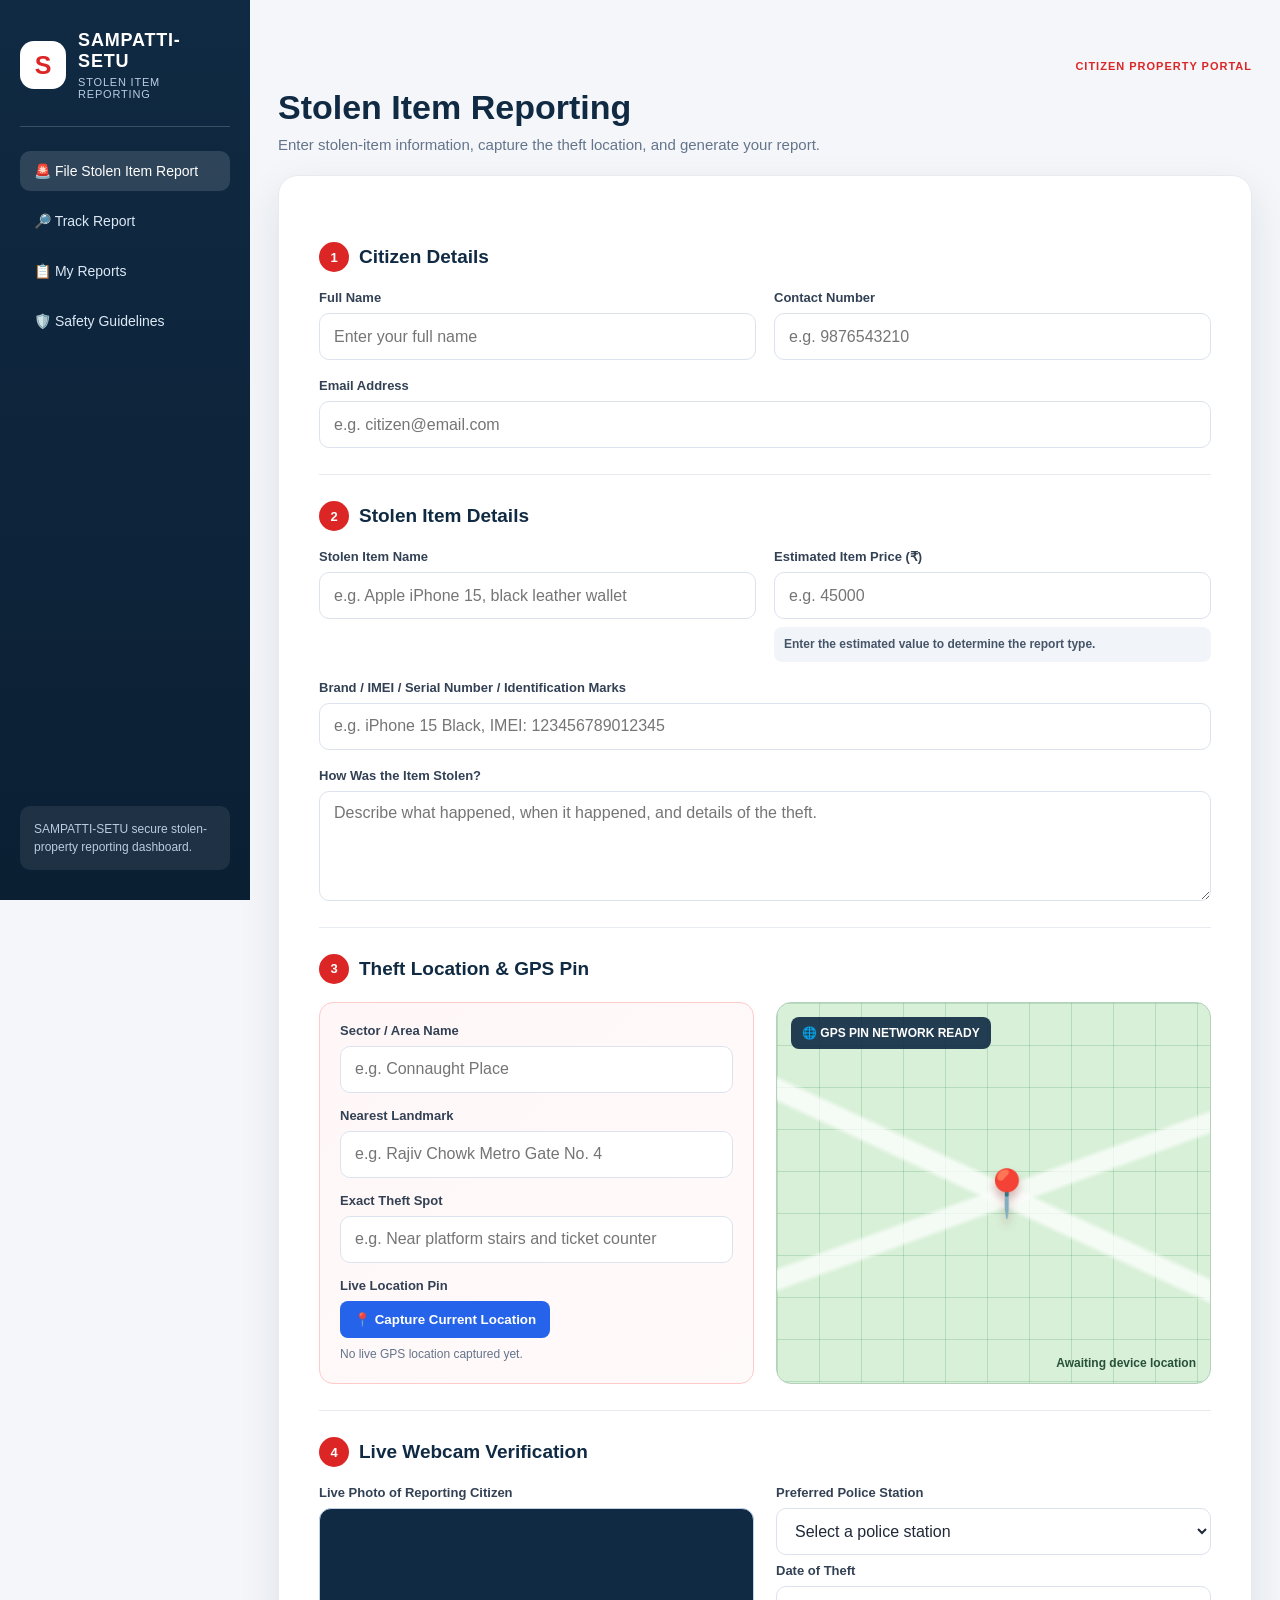
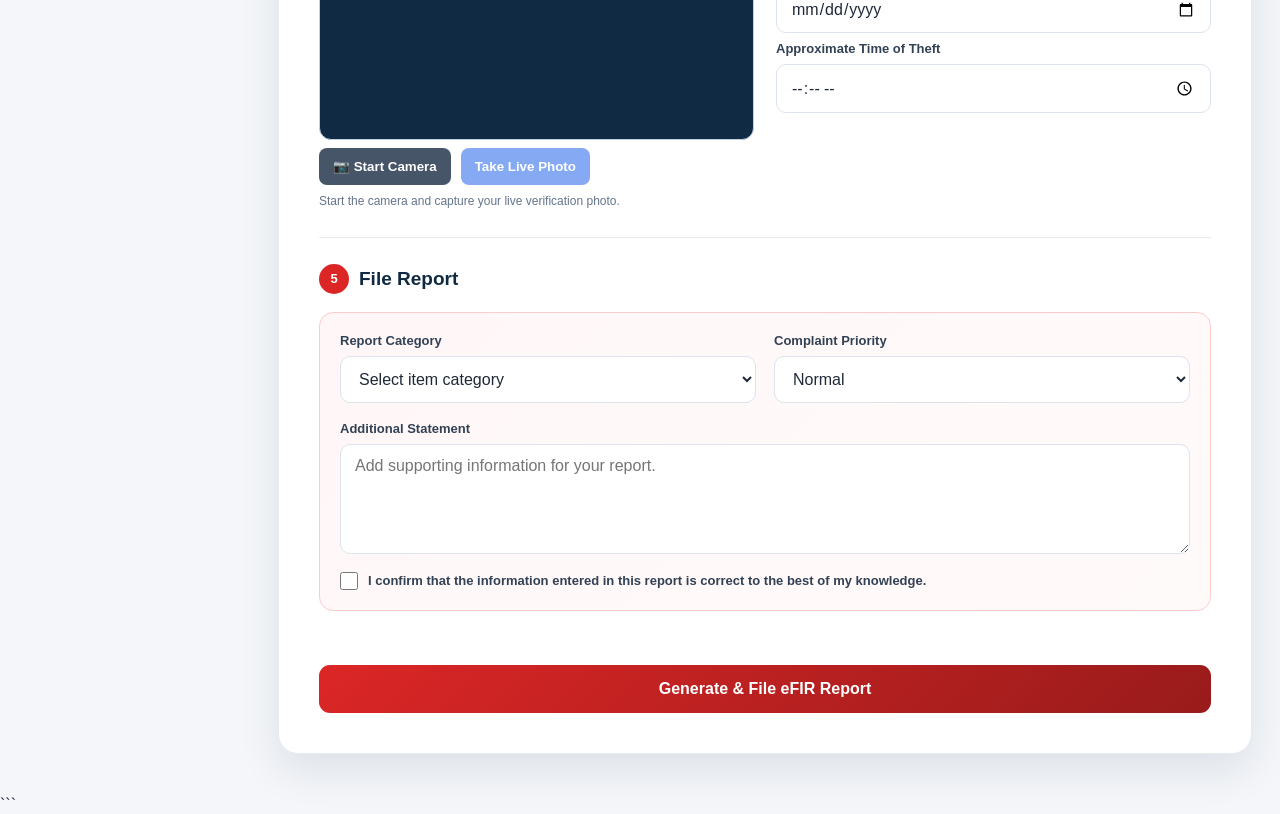
<file: stolen-property.html>
```html
<!DOCTYPE html>
<html lang="en">
<head>
  <meta charset="UTF-8">
  <meta name="viewport" content="width=device-width, initial-scale=1.0">
  <title>SAMPATTI-SETU | Stolen Item Report</title>

  <style>
    :root {
      --navy: #102a43;
      --red: #dc2626;
      --dark-red: #991b1b;
      --blue: #2563eb;
      --green: #059669;
      --bg: #f4f6f9;
      --border: #dce3ed;
      --text: #1f2937;
      --muted: #64748b;
    }

    * {
      box-sizing: border-box;
    }

    body {
      margin: 0;
      min-height: 100vh;
      background: var(--bg);
      color: var(--text);
      font-family: Arial, Helvetica, sans-serif;
    }

    .sidebar {
      position: fixed;
      inset: 0 auto 0 0;
      width: 250px;
      padding: 30px 20px;
      display: flex;
      flex-direction: column;
      background: linear-gradient(180deg, #102a43, #0b1f33);
      color: #ffffff;
    }

    .brand {
      display: flex;
      align-items: center;
      gap: 12px;
      padding-bottom: 26px;
      border-bottom: 1px solid rgba(255, 255, 255, 0.18);
    }

    .brand-mark {
      width: 48px;
      height: 48px;
      display: grid;
      place-items: center;
      border-radius: 14px;
      background: #ffffff;
      color: var(--red);
      font-size: 25px;
      font-weight: 800;
    }

    .brand h2 {
      margin: 0;
      font-size: 18px;
      letter-spacing: 0.8px;
    }

    .brand p {
      margin: 4px 0 0;
      color: #b9cce0;
      font-size: 11px;
      letter-spacing: 0.8px;
    }

    .nav-links {
      padding: 24px 0;
      margin: 0;
      list-style: none;
    }

    .nav-links li {
      margin-bottom: 10px;
    }

    .nav-links a {
      display: block;
      padding: 12px 14px;
      border-radius: 10px;
      color: #dce9f5;
      text-decoration: none;
      font-size: 14px;
    }

    .nav-links a.active,
    .nav-links a:hover {
      background: rgba(255, 255, 255, 0.13);
      color: #ffffff;
    }

    .sidebar-footer {
      margin-top: auto;
      padding: 14px;
      border-radius: 10px;
      background: rgba(255, 255, 255, 0.08);
      color: #b9cce0;
      font-size: 12px;
      line-height: 1.5;
    }

    .main-content {
      margin-left: 250px;
      padding: 42px 28px;
    }

    .page-header {
      position: relative;
      max-width: 1000px;
      margin: 0 auto 22px;
      padding-top: 28px;
    }

    .portal-label {
      position: absolute;
      top: 0;
      right: 0;
      color: var(--red);
      font-size: 11px;
      font-weight: 800;
      letter-spacing: 1px;
    }

    .page-header h1 {
      margin: 0;
      color: var(--navy);
      font-size: clamp(25px, 4vw, 34px);
    }

    .page-header p {
      margin: 9px 0 0;
      color: var(--muted);
      font-size: 15px;
    }

    .form-card {
      width: 100%;
      max-width: 1000px;
      margin: auto;
      padding: clamp(20px, 4vw, 40px);
      border: 1px solid #e7ebf0;
      border-radius: 20px;
      background: #ffffff;
      box-shadow: 0 16px 42px rgba(15, 42, 67, 0.10);
    }

    .section {
      padding: 26px 0;
      border-bottom: 1px solid #e7ebf0;
    }

    .section:last-of-type {
      border-bottom: 0;
    }

    .section-heading {
      display: flex;
      align-items: center;
      gap: 10px;
      margin: 0 0 18px;
      color: var(--navy);
      font-size: 19px;
    }

    .section-number {
      width: 30px;
      height: 30px;
      display: grid;
      place-items: center;
      border-radius: 50%;
      background: var(--red);
      color: #ffffff;
      font-size: 13px;
      font-weight: 700;
    }

    .form-grid {
      display: grid;
      grid-template-columns: repeat(2, minmax(0, 1fr));
      gap: 18px;
    }

    .field {
      display: flex;
      flex-direction: column;
      gap: 8px;
    }

    .full-width {
      grid-column: 1 / -1;
    }

    label {
      color: #334155;
      font-size: 13px;
      font-weight: 700;
    }

    input,
    select,
    textarea {
      width: 100%;
      min-height: 47px;
      padding: 12px 14px;
      border: 1px solid var(--border);
      border-radius: 10px;
      outline: none;
      background: #ffffff;
      color: var(--text);
      font: inherit;
    }

    textarea {
      min-height: 110px;
      resize: vertical;
    }

    input:focus,
    select:focus,
    textarea:focus {
      border-color: var(--red);
      box-shadow: 0 0 0 3px rgba(220, 38, 38, 0.12);
    }

    .value-status {
      padding: 9px 10px;
      border-radius: 8px;
      background: #f1f5f9;
      color: #475569;
      font-size: 12px;
      font-weight: 700;
      line-height: 1.4;
    }

    .value-status.efir {
      background: #fee2e2;
      color: #991b1b;
    }

    .value-status.encr {
      background: #eff6ff;
      color: #1d4ed8;
    }

    .location-layout,
    .verification-layout {
      display: grid;
      grid-template-columns: minmax(0, 1fr) minmax(280px, 1fr);
      gap: 22px;
    }

    .location-card,
    .efir-card {
      padding: 20px;
      border: 1px solid #fecaca;
      border-radius: 14px;
      background: linear-gradient(135deg, #fff7f7, #fffafa);
    }

    .location-card .field + .field {
      margin-top: 15px;
    }

    .map-card {
      position: relative;
      min-height: 250px;
      overflow: hidden;
      border: 1px solid #b6d0bc;
      border-radius: 15px;
      background:
        linear-gradient(25deg, transparent 48%, rgba(255,255,255,.75) 49%, rgba(255,255,255,.75) 52%, transparent 53%),
        linear-gradient(-20deg, transparent 46%, rgba(255,255,255,.72) 47%, rgba(255,255,255,.72) 50%, transparent 51%),
        linear-gradient(90deg, rgba(21,128,61,.18) 1px, transparent 1px),
        linear-gradient(rgba(21,128,61,.18) 1px, transparent 1px),
        #d8f0d8;
      background-size: auto, auto, 42px 42px, 42px 42px, auto;
    }

    .gps-badge {
      position: absolute;
      top: 14px;
      left: 14px;
      z-index: 2;
      padding: 9px 11px;
      border-radius: 8px;
      background: rgba(15, 42, 67, 0.90);
      color: #ffffff;
      font-size: 12px;
      font-weight: 700;
    }

    .location-pin {
      position: absolute;
      top: 50%;
      left: 53%;
      z-index: 3;
      transform: translate(-50%, -50%);
      font-size: 46px;
      filter: drop-shadow(0 7px 5px rgba(127, 29, 29, 0.32));
      animation: bounce-pin 1s infinite ease-in-out;
    }

    .map-label {
      position: absolute;
      right: 14px;
      bottom: 13px;
      z-index: 2;
      color: #28513a;
      font-size: 12px;
      font-weight: 700;
    }

    @keyframes bounce-pin {
      0%, 100% {
        transform: translate(-50%, -50%);
      }

      50% {
        transform: translate(-50%, calc(-50% - 13px));
      }
    }

    .pin-button,
    .camera-btn {
      width: fit-content;
      padding: 11px 14px;
      border: 0;
      border-radius: 8px;
      background: var(--blue);
      color: #ffffff;
      cursor: pointer;
      font-weight: 700;
    }

    .camera-btn.secondary {
      background: #475569;
    }

    .camera-btn:disabled {
      opacity: 0.55;
      cursor: not-allowed;
    }

    .status-text {
      color: var(--muted);
      font-size: 12px;
      line-height: 1.45;
    }

    .webcam-box {
      min-height: 230px;
      overflow: hidden;
      border: 1px solid #bcd0e6;
      border-radius: 12px;
      background: #102a43;
    }

    .webcam-box video,
    .webcam-box img {
      width: 100%;
      height: 230px;
      object-fit: cover;
      display: none;
    }

    .webcam-box video {
      display: block;
    }

    .camera-actions {
      display: flex;
      flex-wrap: wrap;
      gap: 10px;
    }

    .declaration-row {
      display: flex;
      align-items: flex-start;
      gap: 10px;
      margin-top: 18px;
      color: #334155;
      font-size: 13px;
      line-height: 1.45;
    }

    .declaration-row input {
      width: 18px;
      min-height: 18px;
      margin: 0;
      accent-color: var(--red);
    }

    .submit-btn {
      width: 100%;
      margin-top: 28px;
      padding: 15px 20px;
      border: 0;
      border-radius: 11px;
      background: linear-gradient(135deg, var(--red), var(--dark-red));
      color: #ffffff;
      cursor: pointer;
      font-size: 16px;
      font-weight: 700;
    }

    .modal-overlay {
      position: fixed;
      inset: 0;
      z-index: 50;
      display: none;
      align-items: center;
      justify-content: center;
      padding: 20px;
      background: rgba(15, 42, 67, 0.62);
    }

    .modal-overlay.show {
      display: flex;
    }

    .receipt-modal {
      position: relative;
      width: 100%;
      max-width: 680px;
      max-height: 92vh;
      overflow-y: auto;
      padding: 30px;
      border-radius: 20px;
      background: #ffffff;
      box-shadow: 0 22px 65px rgba(0, 0, 0, 0.27);
    }

    .modal-close {
      position: absolute;
      top: 14px;
      right: 16px;
      width: 34px;
      height: 34px;
      border: 0;
      border-radius: 50%;
      background: #eef2f7;
      color: #334155;
      cursor: pointer;
      font-size: 22px;
    }

    .receipt-title {
      margin: 0;
      color: var(--navy);
      font-size: 25px;
    }

    .receipt-subtitle {
      margin: 8px 0 22px;
      color: var(--green);
      font-weight: 700;
    }

    .receipt-list {
      padding: 0;
      margin: 0;
      list-style: none;
      border-top: 1px solid #e7ebf0;
    }

    .receipt-list li {
      display: grid;
      grid-template-columns: 185px 1fr;
      gap: 14px;
      padding: 13px 0;
      border-bottom: 1px solid #e7ebf0;
      font-size: 14px;
    }

    .receipt-list strong {
      color: #475569;
    }

    .receipt-list span {
      color: var(--navy);
      font-weight: 600;
      overflow-wrap: anywhere;
    }

    .download-btn {
      width: 100%;
      margin-top: 20px;
      padding: 13px;
      border: 0;
      border-radius: 10px;
      background: var(--navy);
      color: #ffffff;
      cursor: pointer;
      font-size: 14px;
      font-weight: 700;
    }

    @media (max-width: 800px) {
      .sidebar {
        position: static;
        width: 100%;
        height: auto;
        padding: 18px 20px;
      }

      .nav-links,
      .sidebar-footer {
        display: none;
      }

      .main-content {
        margin-left: 0;
        padding: 25px 16px;
      }

      .location-layout,
      .verification-layout {
        grid-template-columns: 1fr;
      }
    }

    @media (max-width: 520px) {
      .portal-label {
        position: static;
        display: block;
        margin-bottom: 10px;
      }

      .form-grid {
        grid-template-columns: 1fr;
      }

      .receipt-list li {
        grid-template-columns: 1fr;
        gap: 5px;
      }
    }
  </style>
</head>

<body>
  <aside class="sidebar">
    <div class="brand">
      <div class="brand-mark">S</div>

      <div>
        <h2>SAMPATTI-SETU</h2>
        <p>STOLEN ITEM REPORTING</p>
      </div>
    </div>

    <ul class="nav-links">
      <li><a href="#" class="active">🚨 File Stolen Item Report</a></li>
      <li><a href="#">🔎 Track Report</a></li>
      <li><a href="#">📋 My Reports</a></li>
      <li><a href="#">🛡️ Safety Guidelines</a></li>
    </ul>

    <div class="sidebar-footer">
      SAMPATTI-SETU secure stolen-property reporting dashboard.
    </div>
  </aside>

  <main class="main-content">
    <header class="page-header">
      <div class="portal-label">CITIZEN PROPERTY PORTAL</div>
      <h1>Stolen Item Reporting</h1>
      <p>Enter stolen-item information, capture the theft location, and generate your report.</p>
    </header>

    <form id="stolenItemForm" class="form-card">
      <section class="section">
        <h2 class="section-heading"><span class="section-number">1</span> Citizen Details</h2>

        <div class="form-grid">
          <div class="field">
            <label for="fullName">Full Name</label>
            <input id="fullName" type="text" placeholder="Enter your full name" required>
          </div>

          <div class="field">
            <label for="contactNumber">Contact Number</label>
            <input id="contactNumber" type="tel" placeholder="e.g. 9876543210" required>
          </div>

          <div class="field full-width">
            <label for="email">Email Address</label>
            <input id="email" type="email" placeholder="e.g. citizen@email.com" required>
          </div>
        </div>
      </section>

      <section class="section">
        <h2 class="section-heading"><span class="section-number">2</span> Stolen Item Details</h2>

        <div class="form-grid">
          <div class="field">
            <label for="itemName">Stolen Item Name</label>
            <input id="itemName" type="text" placeholder="e.g. Apple iPhone 15, black leather wallet" required>
          </div>

          <div class="field">
            <label for="itemPrice">Estimated Item Price (₹)</label>
            <input id="itemPrice" type="number" min="0" placeholder="e.g. 45000" required oninput="checkItemValue()">
            <small id="valueStatus" class="value-status">Enter the estimated value to determine the report type.</small>
          </div>

          <div class="field full-width">
            <label for="itemIdentification">Brand / IMEI / Serial Number / Identification Marks</label>
            <input id="itemIdentification" type="text" placeholder="e.g. iPhone 15 Black, IMEI: 123456789012345" required>
          </div>

          <div class="field full-width">
            <label for="theftDescription">How Was the Item Stolen?</label>
            <textarea id="theftDescription" placeholder="Describe what happened, when it happened, and details of the theft." required></textarea>
          </div>
        </div>
      </section>

      <section class="section">
        <h2 class="section-heading"><span class="section-number">3</span> Theft Location &amp; GPS Pin</h2>

        <div class="location-layout">
          <div class="location-card">
            <div class="field">
              <label for="areaName">Sector / Area Name</label>
              <input id="areaName" type="text" placeholder="e.g. Connaught Place" required>
            </div>

            <div class="field">
              <label for="landmark">Nearest Landmark</label>
              <input id="landmark" type="text" placeholder="e.g. Rajiv Chowk Metro Gate No. 4" required>
            </div>

            <div class="field">
              <label for="exactSpot">Exact Theft Spot</label>
              <input id="exactSpot" type="text" placeholder="e.g. Near platform stairs and ticket counter" required>
            </div>

            <div class="field">
              <label>Live Location Pin</label>
              <button id="locationPinBtn" class="pin-button" type="button">📍 Capture Current Location</button>
              <small id="locationStatus" class="status-text">No live GPS location captured yet.</small>

              <input id="latitude" type="hidden">
              <input id="longitude" type="hidden">
            </div>
          </div>

          <div class="map-card">
            <div class="gps-badge">🌐 GPS PIN NETWORK READY</div>
            <div class="location-pin">📍</div>
            <div id="mapLabel" class="map-label">Awaiting device location</div>
          </div>
        </div>
      </section>

      <section class="section">
        <h2 class="section-heading"><span class="section-number">4</span> Live Webcam Verification</h2>

        <div class="verification-layout">
          <div class="field">
            <label>Live Photo of Reporting Citizen</label>

            <div class="webcam-box">
              <video id="webcamVideo" autoplay playsinline muted></video>
              <img id="capturedPhoto" alt="Captured verification photo">
            </div>

            <div class="camera-actions">
              <button id="startCameraBtn" class="camera-btn secondary" type="button">📷 Start Camera</button>
              <button id="capturePhotoBtn" class="camera-btn" type="button" disabled>Take Live Photo</button>
            </div>

            <input id="selfiePhoto" type="hidden">
            <small id="cameraStatus" class="status-text">Start the camera and capture your live verification photo.</small>
          </div>

          <div class="field">
            <label for="policeStation">Preferred Police Station</label>
            <select id="policeStation" required>
              <option value="" selected disabled>Select a police station</option>
              <option>Connaught Place Police Station</option>
              <option>Dwarka North Police Station</option>
              <option>Dwarka South Police Station</option>
              <option>Rajouri Garden Police Station</option>
              <option>Tilak Nagar Police Station</option>
              <option>Darya Ganj Police Station</option>
              <option>Kamla Market Police Station</option>
            </select>

            <label for="incidentDate">Date of Theft</label>
            <input id="incidentDate" type="date" required>

            <label for="incidentTime">Approximate Time of Theft</label>
            <input id="incidentTime" type="time" required>
          </div>
        </div>
      </section>

      <section class="section">
        <h2 class="section-heading"><span class="section-number">5</span> File Report</h2>

        <div class="efir-card">
          <div class="form-grid">
            <div class="field">
              <label for="reportCategory">Report Category</label>
              <select id="reportCategory" required>
                <option value="" selected disabled>Select item category</option>
                <option>Mobile Phone Theft</option>
                <option>Wallet / Cash Theft</option>
                <option>Vehicle Theft</option>
                <option>Jewellery Theft</option>
                <option>Bag / Luggage Theft</option>
                <option>Electronic Device Theft</option>
                <option>Other Property Theft</option>
              </select>
            </div>

            <div class="field">
              <label for="complaintPriority">Complaint Priority</label>
              <select id="complaintPriority" required>
                <option value="Normal">Normal</option>
                <option value="High Value Item">High Value Item</option>
                <option value="Urgent">Urgent</option>
              </select>
            </div>

            <div class="field full-width">
              <label for="additionalStatement">Additional Statement</label>
              <textarea id="additionalStatement" placeholder="Add supporting information for your report."></textarea>
            </div>
          </div>

          <label class="declaration-row" for="declaration">
            <input id="declaration" type="checkbox" required>
            <span>I confirm that the information entered in this report is correct to the best of my knowledge.</span>
          </label>
        </div>
      </section>

      <button id="submitButton" class="submit-btn" type="submit">Generate &amp; File eFIR Report</button>
    </form>
  </main>

  <div id="receiptOverlay" class="modal-overlay" role="dialog" aria-modal="true">
    <div class="receipt-modal">
      <button class="modal-close" type="button" aria-label="Close receipt" onclick="closeReceipt()">×</button>

      <h2 id="receiptTitle" class="receipt-title">SAMPATTI-SETU Report</h2>
      <p id="receiptSubtitle" class="receipt-subtitle">✓ Your report has been generated successfully.</p>

      <ul class="receipt-list">
        <li><strong>Report ID</strong><span id="receiptId"></span></li>
        <li><strong>Report Classification</strong><span id="receiptClassification"></span></li>
        <li><strong>Citizen Name</strong><span id="receiptName"></span></li>
        <li><strong>Contact Number</strong><span id="receiptContact"></span></li>
        <li><strong>Report Category</strong><span id="receiptCategory"></span></li>
        <li><strong>Stolen Item</strong><span id="receiptItem"></span></li>
        <li><strong>Estimated Value</strong><span id="receiptPrice"></span></li>
        <li><strong>Theft Location</strong><span id="receiptLocation"></span></li>
        <li><strong>GPS Pin Status</strong><span id="receiptGps"></span></li>
        <li><strong>Police Station</strong><span id="receiptStation"></span></li>
        <li><strong>Theft Date &amp; Time</strong><span id="receiptDateTime"></span></li>
        <li><strong>Priority</strong><span id="receiptPriority"></span></li>
      </ul>

      <button id="downloadBtn" class="download-btn" type="button">⬇ Download Report (.txt)</button>
    </div>
  </div>

  <script>
    let cameraStream = null;
    let generatedReportText = "";

    const webcamVideo = document.getElementById("webcamVideo");
    const capturedPhoto = document.getElementById("capturedPhoto");
    const selfiePhoto = document.getElementById("selfiePhoto");

    function createRandomNumber(length) {
      let result = "";

      for (let index = 0; index < length; index++) {
        result += Math.floor(Math.random() * 10);
      }

      return result;
    }

    function checkItemValue() {
      const itemPrice = Number(document.getElementById("itemPrice").value);
      const valueStatus = document.getElementById("valueStatus");
      const submitButton = document.getElementById("submitButton");

      valueStatus.classList.remove("efir", "encr");

      if (!itemPrice || itemPrice < 0) {
        valueStatus.textContent = "Enter the estimated value to determine the report type.";
        submitButton.textContent = "Generate & File eFIR Report";
        return;
      }

      if (itemPrice <= 5000) {
        valueStatus.classList.add("encr");
        valueStatus.textContent = "Report Classification: e-NCR Report — Item value is ₹5,000 or less.";
        submitButton.textContent = "Generate e-NCR Report";
      } else {
        valueStatus.classList.add("efir");
        valueStatus.textContent = "Report Classification: eFIR Report — Item value is more than ₹5,000.";
        submitButton.textContent = "Generate & File eFIR Report";
      }
    }

    function stopCamera() {
      if (cameraStream) {
        cameraStream.getTracks().forEach(function(track) {
          track.stop();
        });

        cameraStream = null;
      }
    }

    document.getElementById("startCameraBtn").addEventListener("click", async function() {
      stopCamera();

      try {
        cameraStream = await navigator.mediaDevices.getUserMedia({
          video: {
            facingMode: "user"
          },
          audio: false
        });

        webcamVideo.srcObject = cameraStream;
        webcamVideo.style.display = "block";
        capturedPhoto.style.display = "none";

        document.getElementById("capturePhotoBtn").disabled = false;
        document.getElementById("cameraStatus").textContent = "Camera is active. Capture your live verification photo.";
      } catch (error) {
        document.getElementById("cameraStatus").textContent = "Camera access failed. Please allow camera permission and try again.";
      }
    });

    document.getElementById("capturePhotoBtn").addEventListener("click", function() {
      const canvas = document.createElement("canvas");

      canvas.width = webcamVideo.videoWidth;
      canvas.height = webcamVideo.videoHeight;

      const context = canvas.getContext("2d");
      context.drawImage(webcamVideo, 0, 0, canvas.width, canvas.height);

      selfiePhoto.value = canvas.toDataURL("image/png");
      capturedPhoto.src = selfiePhoto.value;
      capturedPhoto.style.display = "block";
      webcamVideo.style.display = "none";

      stopCamera();

      document.getElementById("capturePhotoBtn").disabled = true;
      document.getElementById("cameraStatus").textContent = "✓ Live citizen verification photo captured.";
    });

    document.getElementById("locationPinBtn").addEventListener("click", function() {
      const locationStatus = document.getElementById("locationStatus");
      const mapLabel = document.getElementById("mapLabel");

      if (!navigator.geolocation) {
        locationStatus.textContent = "Your browser does not support geolocation.";
        return;
      }

      locationStatus.textContent = "Requesting current device location...";

      navigator.geolocation.getCurrentPosition(
        function(position) {
          const latitude = position.coords.latitude.toFixed(6);
          const longitude = position.coords.longitude.toFixed(6);

          document.getElementById("latitude").value = latitude;
          document.getElementById("longitude").value = longitude;

          locationStatus.textContent = "✓ GPS pin captured: " + latitude + ", " + longitude;
          mapLabel.textContent = "GPS Pin: " + latitude + ", " + longitude;
        },
        function() {
          locationStatus.textContent = "Could not capture GPS location. Please allow location permission and try again.";
        },
        {
          enableHighAccuracy: true,
          timeout: 10000,
          maximumAge: 0
        }
      );
    });

    document.getElementById("stolenItemForm").addEventListener("submit", function(event) {
      event.preventDefault();

      if (!this.checkValidity()) {
        this.reportValidity();
        return;
      }

      if (!selfiePhoto.value) {
        document.getElementById("cameraStatus").textContent = "Please capture the live webcam verification photo before filing the report.";
        return;
      }

      const fullName = document.getElementById("fullName").value.trim();
      const contactNumber = document.getElementById("contactNumber").value.trim();
      const email = document.getElementById("email").value.trim();
      const itemName = document.getElementById("itemName").value.trim();
      const itemPrice = Number(document.getElementById("itemPrice").value);
      const itemIdentification = document.getElementById("itemIdentification").value.trim();
      const theftDescription = document.getElementById("theftDescription").value.trim();
      const areaName = document.getElementById("areaName").value.trim();
      const landmark = document.getElementById("landmark").value.trim();
      const exactSpot = document.getElementById("exactSpot").value.trim();
      const policeStation = document.getElementById("policeStation").value;
      const incidentDate = document.getElementById("incidentDate").value;
      const incidentTime = document.getElementById("incidentTime").value;
      const reportCategory = document.getElementById("reportCategory").value;
      const complaintPriority = document.getElementById("complaintPriority").value;
      const additionalStatement = document.getElementById("additionalStatement").value.trim();
      const latitude = document.getElementById("latitude").value;
      const longitude = document.getElementById("longitude").value;

      const isENCR = itemPrice <= 5000;
      const reportClassification = isENCR ? "e-NCR Report" : "eFIR Report";
      const reportId = isENCR
        ? "eNCR-SETU-" + createRandomNumber(6)
        : "eFIR-SETU-" + createRandomNumber(6);

      const locationSummary = areaName + " → " + landmark + " → " + exactSpot;
      const gpsStatus = latitude && longitude
        ? "GPS location captured: " + latitude + ", " + longitude
        : "Manual theft location recorded.";

      document.getElementById("receiptTitle").textContent = isENCR
        ? "SAMPATTI-SETU e-NCR Report"
        : "SAMPATTI-SETU eFIR Report";

      document.getElementById("receiptSubtitle").textContent = isENCR
        ? "✓ Your e-NCR report has been generated successfully."
        : "✓ Your eFIR report has been generated successfully.";

      document.getElementById("receiptId").textContent = reportId;
      document.getElementById("receiptClassification").textContent = reportClassification;
      document.getElementById("receiptName").textContent = fullName;
      document.getElementById("receiptContact").textContent = contactNumber;
      document.getElementById("receiptCategory").textContent = reportCategory;
      document.getElementById("receiptItem").textContent = itemName + " | " + itemIdentification;
      document.getElementById("receiptPrice").textContent = "₹" + itemPrice.toLocaleString("en-IN");
      document.getElementById("receiptLocation").textContent = locationSummary;
      document.getElementById("receiptGps").textContent = gpsStatus;
      document.getElementById("receiptStation").textContent = policeStation;
      document.getElementById("receiptDateTime").textContent = incidentDate + " at " + incidentTime;
      document.getElementById("receiptPriority").textContent = complaintPriority;

      generatedReportText =
        "SAMPATTI-SETU " + reportClassification.toUpperCase() + "\n\n" +
        "Report ID: " + reportId + "\n" +
        "Report Classification: " + reportClassification + "\n" +
        "Citizen Name: " + fullName + "\n" +
        "Contact Number: " + contactNumber + "\n" +
        "Email: " + email + "\n" +
        "Report Category: " + reportCategory + "\n" +
        "Priority: " + complaintPriority + "\n" +
        "Stolen Item: " + itemName + "\n" +
        "Item Identification: " + itemIdentification + "\n" +
        "Estimated Value: ₹" + itemPrice.toLocaleString("en-IN") + "\n" +
        "Theft Description: " + theftDescription + "\n" +
        "Theft Location: " + locationSummary + "\n" +
        "GPS Status: " + gpsStatus + "\n" +
        "Police Station: " + policeStation + "\n" +
        "Theft Date and Time: " + incidentDate + " at " + incidentTime + "\n" +
        "Additional Statement: " + additionalStatement;

      document.getElementById("receiptOverlay").classList.add("show");
    });

    document.getElementById("downloadBtn").addEventListener("click", function() {
      const reportFile = new Blob([generatedReportText], {
        type: "text/plain"
      });

      const downloadLink = document.createElement("a");
      downloadLink.href = URL.createObjectURL(reportFile);
      downloadLink.download = "SAMPATTI-SETU-Stolen-Item-Report.txt";

      document.body.appendChild(downloadLink);
      downloadLink.click();
      document.body.removeChild(downloadLink);

      URL.revokeObjectURL(downloadLink.href);
    });

    function closeReceipt() {
      document.getElementById("receiptOverlay").classList.remove("show");
    }

    document.getElementById("receiptOverlay").addEventListener("click", function(event) {
      if (event.target === this) {
        closeReceipt();
      }
    });

    window.addEventListener("beforeunload", stopCamera);
  </script>
</body>
</html>
```
</file>
<file: style.css>
/* =========================================================
   SAMPATTI-SETU
   COMPLETE STYLE.CSS
   ========================================================= */


/* =========================================================
   RESET
   ========================================================= */

* {
    margin: 0;
    padding: 0;
    box-sizing: border-box;
}

html,
body {
    width: 100%;
    min-height: 100%;
}

body {
    font-family: Arial, Helvetica, sans-serif;
    color: #103f82;
    overflow-x: hidden;
}


/* =========================================================
   MAIN PAGE
   ========================================================= */

.page {
    width: 100%;
    min-height: 100vh;

    display: flex;
    position: relative;

    overflow: hidden;

    background-image:
        linear-gradient(
            rgba(225, 243, 252, 0.48),
            rgba(225, 243, 252, 0.48)
        ),
        url("background.jpg");

    background-size: cover;
    background-position: center;
    background-repeat: no-repeat;
}


/* =========================================================
   LEFT SECTION
   ========================================================= */

.left-section {
    width: 58%;
    min-height: 100vh;

    position: relative;
    z-index: 2;

    padding-top: 20px;

    background: transparent;
}


/* =========================================================
   GOVERNMENT HEADER
   ========================================================= */

.gov-header {
    position: relative;
    z-index: 10;

    display: flex;
    align-items: center;

    gap: 12px;

    margin-left: 30px;
    margin-top: 0;
}

.emblem {
    width: 85px;
    height: 85px;

    object-fit: contain;
    display: block;
}

.gov-hindi {
    font-size: 18px;
    font-weight: 700;

    color: #0f3f83;
}

.gov-english {
    margin-top: 4px;

    font-size: 18px;

    color: #4f6782;
}


/* =========================================================
   BRAND
   ========================================================= */

.brand {
    position: relative;
    z-index: 5;

    width: 520px;

    margin: 38px auto 0;

    text-align: center;
}


/* =========================================================
   SHIELD
   ========================================================= */

.shield {
    width: 120px;
    height: 145px;

    margin: 0 auto 18px;

    border: 5px solid #0b3f7a;

    border-radius: 16px 16px 55% 55%;

    position: relative;

    display: flex;
    flex-direction: column;

    justify-content: center;
    align-items: center;

    background: rgba(255, 255, 255, 0.20);
}

.people {
    font-size: 30px;
}

.bridge {
    font-size: 24px;
    margin-top: 2px;
}

.tricolor {
    font-size: 16px;
    margin-top: 5px;
}


/* =========================================================
   BRAND TEXT
   ========================================================= */

.brand h1 {
    font-size: 43px;

    line-height: 1;

    letter-spacing: 0.5px;

    color: #103f86;

    font-weight: 800;
}

.brand h2 {
    margin-top: 4px;

    font-size: 31px;

    line-height: 1.1;

    color: #103f86;

    font-weight: 700;
}

.brand h3 {
    margin-top: 27px;

    font-size: 24px;

    line-height: 1.2;

    font-weight: 700;

    color: #103f86;
}


/* =========================================================
   DESCRIPTION
   ========================================================= */

.description {
    width: 470px;

    margin: 26px auto 0;

    font-size: 15px;

    line-height: 1.5;

    color: #536d85;
}


/* =========================================================
   FEATURES
   ========================================================= */

.features {
    position: relative;
    z-index: 6;

    width: 610px;

    margin: 35px auto 0;

    display: grid;

    grid-template-columns: repeat(4, 1fr);

    text-align: center;
}

.feature {
    position: relative;

    padding: 0 18px;

    color: #113f82;
}

.feature:not(:last-child)::after {
    content: "";

    position: absolute;

    right: 0;
    top: 0;

    width: 1px;
    height: 72px;

    background: rgba(41, 90, 145, 0.15);
}

.feature-icon {
    width: 43px;
    height: 43px;

    margin: 0 auto 9px;

    display: flex;

    align-items: center;
    justify-content: center;

    background: #d4efff;

    border-radius: 50%;

    font-size: 20px;
}

.feature span {
    font-size: 13px;

    line-height: 1.2;

    font-weight: 600;
}


/* =========================================================
   SLOGAN
   ========================================================= */

.slogan {
    position: absolute;

    z-index: 7;

    left: 28px;
    bottom: 18px;

    color: white;

    font-size: 18px;

    font-weight: 600;

    font-style: italic;
}


/* =========================================================
   RIGHT SECTION
   ========================================================= */

.right-section {
    width: 42%;
    min-height: 100vh;

    position: relative;
    z-index: 10;

    padding-top: 20px;

    background: transparent;
}


/* =========================================================
   HELP
   ========================================================= */

.help {
    position: absolute;

    z-index: 30;

    top: 4px;
    right: 28px;

    display: flex;

    align-items: center;

    gap: 8px;

    color: #123f7f;

    font-size: 14px;

    font-weight: 600;
}

.help span {
    width: 22px;
    height: 22px;

    display: flex;

    align-items: center;
    justify-content: center;

    border: 2px solid #123f7f;

    border-radius: 50%;

    font-size: 13px;
}


/* =========================================================
   LOGIN CARD
   ========================================================= */

.login-card {
    position: relative;

    z-index: 20;

    width: 92%;

    max-width: 590px;

    margin: 46px auto 0;

    padding: 30px 34px 28px;

    background: rgba(255, 255, 255, 0.96);

    border-radius: 24px;

    box-shadow:
        0 18px 40px rgba(62, 114, 160, 0.20);
}


/* =========================================================
   CITIZEN / POLICE SWITCH
   ========================================================= */

.login-switch {
    width: 100%;

    height: 48px;

    position: relative;

    display: grid;

    grid-template-columns: 1fr 1fr;

    background: #e8f3fa;

    border-radius: 14px;

    padding: 4px;

    margin-bottom: 28px;

    overflow: hidden;
}


/* =========================================================
   SLIDING BAR
   ========================================================= */

.switch-slider {
    position: absolute;

    top: 4px;
    left: 4px;

    width: calc(50% - 4px);

    height: 40px;

    background: #164a89;

    border-radius: 11px;

    transition: transform 0.3s ease;

    box-shadow:
        0 3px 8px rgba(22, 74, 137, 0.20);

    z-index: 1;
}


/* Police position */

.login-switch.police-active .switch-slider {
    transform: translateX(100%);
}


/* =========================================================
   SWITCH BUTTONS
   ========================================================= */

.login-tab {
    position: relative;

    z-index: 2;

    border: none;

    background: transparent;

    border-radius: 11px;

    color: #164a89;

    font-size: 14px;

    font-weight: 700;

    cursor: pointer;

    transition: color 0.25s ease;
}

.login-tab.active {
    color: white;
}

.login-tab:hover {
    color: #123f7f;
}

.login-tab.active:hover {
    color: white;
}


/* =========================================================
   LOCKED LOGIN SWITCH
   ========================================================= */

.login-tab:disabled {
    cursor: not-allowed;
}

.login-tab:disabled:not(.active) {
    opacity: 0.45;
}

.login-tab:disabled.active {
    opacity: 1;
}


/* =========================================================
   LOGIN HEADING
   ========================================================= */

.login-heading {
    display: flex;

    align-items: center;

    gap: 16px;

    margin-bottom: 28px;
}

.user-circle {
    width: 52px;
    height: 52px;

    flex-shrink: 0;

    border-radius: 50%;

    background: #d7f1ff;

    display: flex;

    align-items: center;
    justify-content: center;

    font-size: 26px;

    color: #124386;
}

.login-heading h2 {
    font-size: 28px;

    line-height: 1;

    color: #103f86;
}

.login-heading p {
    margin-top: 7px;

    font-size: 13px;

    line-height: 1.35;

    color: #697f95;
}


/* =========================================================
   STEPS
   ========================================================= */

.step {
    display: flex;

    gap: 14px;

    margin-top: 10px;
}

.step-number {
    width: 30px;
    height: 30px;

    flex-shrink: 0;

    border-radius: 50%;

    background: #153f82;

    color: white;

    display: flex;

    align-items: center;
    justify-content: center;

    font-size: 13px;

    font-weight: 700;
}

.step-content {
    flex: 1;
}

.step-content h3 {
    font-size: 14px;

    color: #153f82;

    font-weight: 700;
}

.step-content p {
    margin-top: 4px;

    font-size: 12px;

    line-height: 1.4;

    color: #6c7e90;
}


/* =========================================================
   POLICE ID
   ========================================================= */

.police-id-box {
    margin-top: 12px;
}

.police-id-box input {
    width: 100%;

    height: 47px;

    border: 2px solid #8aa2bd;

    border-radius: 14px;

    padding: 0 16px;

    font-size: 14px;

    outline: none;

    color: #425a6e;

    background: white;
}

.police-id-box input::placeholder {
    color: #9aaabd;
}

.police-id-box input:focus {
    border-color: #174b8d;

    box-shadow:
        0 0 0 2px rgba(23, 75, 141, 0.08);
}


/* =========================================================
   MOBILE BOX
   ========================================================= */

.mobile-box {
    margin-top: 12px;

    height: 47px;

    border: 2px solid #8aa2bd;

    border-radius: 14px;

    display: flex;

    align-items: center;

    overflow: hidden;

    background: white;
}

.country {
    height: 100%;

    padding: 0 14px;

    display: flex;

    align-items: center;

    gap: 8px;

    background: #f0f7fb;

    color: #214a7a;

    font-size: 13px;

    border-right: 1px solid #d7e4ec;
}

.mobile-box input {
    flex: 1;

    height: 100%;

    border: none;

    outline: none;

    padding: 0 16px;

    font-size: 14px;

    color: #425a6e;
}

.mobile-box input::placeholder {
    color: #9aaabd;
}


/* =========================================================
   SEND OTP BUTTON
   ========================================================= */

.send-button {
    width: 100%;
    height: 40px;

    margin-top: 12px;

    border: none;

    border-radius: 13px;

    background: #e5f2fa;

    color: #52697f;

    font-size: 13px;

    font-weight: 600;

    cursor: pointer;

    transition: all 0.15s ease;
}


/* Hover */

.send-button:hover {
    background: #d4ebf7;
}


/* CLICK */

.send-button:active {
    background: #164a89;

    color: white;

    transform: scale(0.98);
}


/* After OTP has been sent */

.send-button:disabled {
    background: #164a89;

    color: white;

    opacity: 0.65;

    cursor: not-allowed;

    transform: none;
}


/* =========================================================
   OTP
   ========================================================= */

.otp-container {
    display: flex;

    gap: 8px;

    margin-top: 14px;
}

.otp {
    width: 42px;
    height: 44px;

    border: 1px solid #91a7bd;

    border-radius: 9px;

    text-align: center;

    font-size: 18px;

    outline: none;

    color: #153f82;
}

.otp:focus {
    border-color: #174b8d;

    box-shadow:
        0 0 0 2px rgba(23, 75, 141, 0.10);
}


/* =========================================================
   RESEND
   ========================================================= */

.resend {
    margin-top: 10px;

    font-size: 12px;

    color: #6c8092;
}


/* =========================================================
   CAPTCHA
   ========================================================= */

.captcha-row {
    display: flex;

    align-items: center;

    gap: 10px;

    margin-top: 12px;
}

.captcha {
    flex: 1;

    padding: 13px 18px;

    border-radius: 10px;

    background: #f1f5f8;

    letter-spacing: 5px;

    font-weight: 700;

    color: #183f75;

    user-select: none;
}


/* =========================================================
   REFRESH CAPTCHA
   ========================================================= */

.refresh {
    border: none;

    background: transparent;

    color: #164a89;

    padding: 9px 13px;

    border-radius: 9px;

    font-size: 12px;

    font-weight: 600;

    cursor: pointer;

    transition: all 0.15s ease;
}


/* Hover */

.refresh:hover {
    background: #e5f2fa;
}


/* CLICK */

.refresh:active {
    background: #164a89;

    color: white;

    transform: scale(0.97);
}


/* =========================================================
   CAPTCHA INPUT
   ========================================================= */

.captcha-input {
    width: 100%;

    height: 43px;

    margin-top: 10px;

    border-radius: 10px;

    border: 1px solid #9eb1c4;

    padding: 0 14px;

    outline: none;

    font-size: 14px;

    color: #425a6e;
}

.captcha-input:focus {
    border-color: #174b8d;
}


/* =========================================================
   VERIFY & LOGIN
   ========================================================= */

.verify-button {
    width: 100%;

    height: 42px;

    margin-top: 12px;

    border: none;

    border-radius: 13px;

    background: #e5f2fa;

    color: #52697f;

    font-size: 13px;

    font-weight: 600;

    cursor: pointer;

    transition: all 0.15s ease;
}


/* Hover */

.verify-button:hover {
    background: #d4ebf7;
}


/* CLICK */

.verify-button:active {
    background: #164a89;

    color: white;

    transform: scale(0.98);
}


/* After successful login */

.verify-button:disabled {
    background: #164a89;

    color: white;

    opacity: 0.65;

    cursor: not-allowed;

    transform: none;
}


/* =========================================================
   STATUS
   ========================================================= */

#status {
    margin-top: 12px;

    text-align: center;

    font-size: 13px;

    min-height: 18px;
}


/* =========================================================
   SECURITY
   ========================================================= */

.security {
    margin-top: 20px;

    display: flex;

    align-items: center;

    justify-content: center;

    gap: 7px;

    color: #667d91;

    font-size: 12px;
}


/* =========================================================
   HIDDEN
   ========================================================= */

.hidden {
    display: none !important;
}


/* =========================================================
   TABLET
   ========================================================= */

@media (max-width: 1100px) {

    .left-section {
        width: 55%;
    }

    .right-section {
        width: 45%;
    }

    .brand {
        width: 90%;
    }

    .brand h1 {
        font-size: 38px;
    }

    .brand h2 {
        font-size: 27px;
    }

    .brand h3 {
        font-size: 21px;
    }

    .description {
        width: 90%;
    }

    .features {
        width: 95%;
    }

    .login-card {
        width: 94%;

        padding: 28px 25px;
    }
}


/* =========================================================
   MOBILE
   ========================================================= */

@media (max-width: 750px) {

    .page {
        flex-direction: column;

        background-position: center;
    }

    .left-section,
    .right-section {
        width: 100%;

        min-height: auto;
    }

    .left-section {
        padding-bottom: 50px;
    }

    .right-section {
        padding-bottom: 50px;
    }

    .gov-header {
        margin-left: 20px;
    }

    .brand {
        width: 95%;

        margin-top: 30px;
    }

    .brand h1 {
        font-size: 34px;
    }

    .brand h2 {
        font-size: 26px;
    }

    .brand h3 {
        font-size: 20px;
    }

    .description {
        width: 90%;

        font-size: 14px;
    }

    .features {
        width: 95%;

        grid-template-columns: repeat(2, 1fr);

        row-gap: 25px;
    }

    .feature:not(:last-child)::after {
        display: none;
    }

    .slogan {
        position: relative;

        left: auto;
        bottom: auto;

        margin: 35px auto 0;

        text-align: center;
    }

    .help {
        top: 15px;

        right: 20px;
    }

    .login-card {
        width: 92%;

        margin-top: 65px;

        padding: 25px 20px;
    }

    .login-heading h2 {
        font-size: 24px;
    }

    .login-heading p {
        font-size: 12px;
    }
}


/* =========================================================
   SMALL MOBILE
   ========================================================= */

@media (max-width: 450px) {

    .features {
        grid-template-columns: 1fr 1fr;
    }

    .feature {
        padding: 0 5px;
    }

    .feature span {
        font-size: 11px;
    }

    .otp-container {
        gap: 5px;
    }

    .otp {
        width: 38px;
    }

    .login-heading {
        gap: 10px;
    }

    .user-circle {
        width: 45px;
        height: 45px;

        font-size: 22px;
    }
}
</file>
<file: cool.css>
*{margin:0;padding:0;box-sizing:border-box}:root{--primary:#0757a0;--primary-dark:#063e73;--primary-light:#eaf4ff;--text:#172033;--muted:#718096;--border:#e4eaf1;--bg:#f4f8fc;--white:#fff;--green:#159447;--green-light:#eaf8ef;--orange:#e58b16;--orange-light:#fff5e5;--red:#dc3545;--red-light:#fff0f1;--purple:#7555c9;--purple-light:#f2edff;--shadow:0 8px 25px rgba(25,67,108,.07)}body{font-family:Inter,Arial,sans-serif;background:var(--bg);color:var(--text);min-height:100vh}button,input,select{font:inherit}button{cursor:pointer}.topbar{height:76px;background:#fff;border-bottom:1px solid var(--border);display:flex;align-items:center;justify-content:space-between;padding:0 28px;position:sticky;top:0;z-index:50}.brand{display:flex;align-items:center;gap:13px}.brand-logo{width:46px;height:46px;background:var(--primary);color:#fff;border-radius:12px;display:grid;place-items:center;font-size:23px}.brand h1{font-size:18px;letter-spacing:.5px;color:var(--primary-dark)}.brand p{font-size:11px;color:var(--muted);margin-top:3px}.top-actions{display:flex;align-items:center;gap:22px}.icon-btn{width:40px;height:40px;border:0;background:#f2f6fa;border-radius:10px;position:relative}.notification-dot{position:absolute;top:8px;right:8px;width:7px;height:7px;border-radius:50%;background:var(--red);border:2px solid white}.officer{display:flex;align-items:center;gap:10px}.officer-avatar{width:40px;height:40px;border-radius:50%;background:var(--primary);color:#fff;display:grid;place-items:center;font-size:12px;font-weight:800}.officer strong,.officer span{display:block}.officer strong{font-size:13px}.officer span{color:var(--muted);font-size:11px;margin-top:3px}.layout{display:flex;min-height:calc(100vh - 76px)}.sidebar{width:245px;background:#fff;border-right:1px solid var(--border);padding:24px 15px;display:flex;flex-direction:column;position:sticky;top:76px;height:calc(100vh - 76px)}.sidebar-title{color:#9aa8b8;font-size:10px;font-weight:800;letter-spacing:1.2px;padding:0 13px 12px}nav{display:flex;flex-direction:column;gap:5px}.nav-item{width:100%;border:0;background:transparent;color:#66758a;padding:12px 13px;border-radius:9px;display:flex;align-items:center;gap:12px;text-align:left;font-size:13px;transition:.2s}.nav-item span{width:20px;text-align:center;font-size:16px}.nav-item:hover{background:#f2f7fc;color:var(--primary)}.nav-item.active{background:var(--primary-light);color:var(--primary);font-weight:700}.nav-count{margin-left:auto;background:#e7f0fa;color:var(--primary);border-radius:20px;padding:3px 7px;font-size:10px}.nav-count.red{background:var(--red-light);color:var(--red)}.sidebar-bottom{margin-top:auto;border-top:1px solid var(--border);padding-top:12px}.logout-btn:hover{color:var(--red);background:var(--red-light)}.content{flex:1;padding:30px;min-width:0}.page{display:none;animation:fadeIn .25s ease}.page.active{display:block}@keyframes fadeIn{from{opacity:0;transform:translateY(4px)}to{opacity:1;transform:translateY(0)}}.page-heading{display:flex;align-items:center;justify-content:space-between;margin-bottom:25px}.breadcrumb{font-size:11px;color:var(--primary);font-weight:600;margin-bottom:7px}.page-heading h2{font-size:25px;margin-bottom:5px}.page-heading p{color:var(--muted);font-size:13px}.btn{border:0;border-radius:8px;padding:11px 17px;font-size:12px;font-weight:700;transition:.2s}.btn:hover{transform:translateY(-1px)}.heading-actions{display:flex;align-items:center;gap:10px}.btn-digitise{background:#fff;color:var(--primary);border:1px solid #b9d3eb;display:inline-flex;align-items:center;gap:8px}.btn-digitise:hover{background:var(--primary-light);border-color:#8db9df;color:var(--primary-dark)}.scanner-logo{font-size:17px;line-height:1;font-weight:800}.btn-primary{background:var(--primary);color:#fff}.btn-primary:hover{background:var(--primary-dark)}.btn-success{background:var(--green);color:#fff}.btn-outline{background:#fff;border:1px solid var(--border);color:var(--text)}.full{width:100%}.stats-grid{display:grid;grid-template-columns:repeat(4,1fr);gap:17px;margin-bottom:20px}.stat-card{background:#fff;border:1px solid var(--border);border-radius:13px;padding:20px;display:flex;gap:15px;align-items:center;box-shadow:var(--shadow)}.stat-icon{width:46px;height:46px;border-radius:11px;display:grid;place-items:center;font-size:20px}.stat-card.blue .stat-icon{background:var(--primary-light)}.stat-card.green .stat-icon{background:var(--green-light)}.stat-card.orange .stat-icon{background:var(--orange-light)}.stat-card.purple .stat-icon{background:var(--purple-light)}.stat-card span,.stat-card small{display:block}.stat-card span{font-size:11px;color:var(--muted)}.stat-card strong{font-size:25px;display:block;margin:4px 0}.stat-card small{color:var(--green);font-size:9px}.dashboard-grid{display:grid;grid-template-columns:minmax(0,1.65fr) minmax(300px,.85fr);gap:20px;margin-bottom:20px}.bottom-grid{display:grid;grid-template-columns:1.25fr 1fr;gap:20px}.panel{background:#fff;border:1px solid var(--border);border-radius:13px;box-shadow:var(--shadow);overflow:hidden}.panel-header{padding:20px;display:flex;justify-content:space-between;align-items:center}.panel-header h3{font-size:15px;margin-bottom:4px}.panel-header p{color:var(--muted);font-size:11px}.text-btn{border:0;background:transparent;color:var(--primary);font-size:11px;font-weight:700}.table-wrap{overflow-x:auto}table{width:100%;border-collapse:collapse;min-width:650px}th{background:#f8fafc;color:#8190a3;font-size:10px;text-transform:uppercase;letter-spacing:.4px;text-align:left;padding:12px 18px;border-top:1px solid var(--border);border-bottom:1px solid var(--border)}td{padding:14px 18px;border-bottom:1px solid #edf1f5;font-size:11px}tbody tr:hover{background:#fafcff}.status{display:inline-block;border-radius:20px;padding:5px 9px;font-size:9px;font-weight:700}.status.pending{background:var(--orange-light);color:var(--orange)}.status.verified{background:var(--green-light);color:var(--green)}.status.matched{background:var(--primary-light);color:var(--primary)}.status.lost{background:var(--red-light);color:var(--red)}.matching-card{padding-bottom:20px}.match-score{display:flex;justify-content:center;padding:5px 0 15px}.score-circle{width:110px;height:110px;border:8px solid #dceeff;border-top-color:var(--primary);border-radius:50%;display:flex;flex-direction:column;justify-content:center;align-items:center}.score-circle strong{font-size:23px;color:var(--primary)}.score-circle span{font-size:9px;color:var(--muted)}.match-info{margin:0 20px 18px;border:1px solid var(--border);border-radius:10px;padding:13px;display:flex;align-items:center;justify-content:space-between}.match-info span,.match-info small{display:block;color:var(--muted);font-size:9px}.match-info strong{display:block;font-size:12px;margin:3px 0}.match-arrow{color:var(--primary);font-size:18px}.activity-list{padding:0 20px 15px}.activity{display:flex;align-items:center;gap:12px;padding:11px 0;border-bottom:1px solid #edf1f5}.activity:last-child{border-bottom:0}.activity-icon,.alert-icon{width:34px;height:34px;border-radius:9px;display:grid;place-items:center;flex-shrink:0}.activity-icon.green,.alert-icon.green{background:var(--green-light)}.activity-icon.blue,.alert-icon.blue{background:var(--primary-light)}.activity-icon.orange,.alert-icon.orange{background:var(--orange-light)}.activity strong{display:block;font-size:11px}.activity span{display:block;color:var(--muted);font-size:9px;margin-top:3px}.quick-actions{padding:0 20px 20px;display:grid;grid-template-columns:1fr 1fr;gap:10px}.quick-actions button{border:1px solid var(--border);background:#fbfdff;border-radius:9px;padding:13px;color:var(--text);font-size:11px;font-weight:600;text-align:left}.quick-actions button:hover{border-color:#a9c9e9;background:var(--primary-light);color:var(--primary)}.quick-actions span{margin-right:6px}.filters{padding:18px;display:flex;gap:10px;border-bottom:1px solid var(--border)}.search-box{flex:1;display:flex;align-items:center;gap:8px;background:#f7f9fc;border:1px solid var(--border);border-radius:8px;padding:0 11px}.search-box input{width:100%;border:0;outline:0;background:transparent;padding:10px 0;font-size:11px}.filters select{border:1px solid var(--border);background:white;border-radius:8px;padding:0 12px;font-size:11px;outline:0}.match-dashboard{max-width:850px}.case-comparison{display:flex;align-items:center;gap:20px;padding:10px 20px 25px}.case-box{flex:1;border:1px solid var(--border);border-radius:11px;padding:20px;background:#fbfdff}.case-box>span{font-size:9px;font-weight:800;color:var(--primary)}.case-box h3{margin:7px 0 13px}.case-box p{font-size:11px;color:var(--muted);margin:7px 0}.big-arrow{font-size:28px;color:var(--primary)}.match-reasons{margin:0 20px 20px;padding:16px;background:#f7fbff;border-radius:10px}.match-reasons h4{font-size:12px;margin-bottom:10px}.reason{font-size:11px;color:#536477;margin:7px 0}.action-row{display:flex;gap:10px;padding:0 20px 20px}.map-toolbar{padding:17px 20px;border-bottom:1px solid var(--border);display:flex;justify-content:space-between;font-size:12px;font-weight:700}.legend{margin-left:12px;font-size:10px}.legend.lost{color:var(--red)}.legend.found{color:var(--green)}.legend.matched{color:var(--primary)}.fake-map{height:500px;position:relative;overflow:hidden;background:linear-gradient(25deg,transparent 47%,#d5e0ea 48%,#d5e0ea 49%,transparent 50%),linear-gradient(150deg,transparent 46%,#d5e0ea 47%,#d5e0ea 48%,transparent 49%),#edf3f7}.map-grid{position:absolute;inset:0;background-image:linear-gradient(#dfe7ed 1px,transparent 1px),linear-gradient(90deg,#dfe7ed 1px,transparent 1px);background-size:55px 55px;opacity:.7}.map-label{position:absolute;color:#66788a;font-size:13px;font-weight:700}.dwarka{left:70%;top:50%}.janakpuri{left:45%;top:42%}.uttam{left:37%;top:65%}.pusa{left:55%;top:20%}.map-pin{position:absolute;font-size:27px;filter:drop-shadow(0 4px 3px rgba(0,0,0,.15))}.pin1{left:68%;top:45%}.pin2{left:46%;top:38%}.pin3{left:38%;top:61%}.pin4{left:58%;top:18%}.verification-grid{display:grid;grid-template-columns:repeat(2,minmax(280px,400px));gap:20px}.verification-card{padding-bottom:20px}.verification-top{display:flex;justify-content:space-between;align-items:center;padding:18px 20px 0}.case-number{font-size:11px;font-weight:800;color:var(--primary)}.item-preview{width:75px;height:75px;margin:25px auto 15px;border-radius:15px;background:var(--primary-light);display:grid;place-items:center;font-size:34px}.verification-card h3,.verification-card>p{text-align:center}.verification-card h3{font-size:17px;margin-bottom:10px}.verification-card p{color:var(--muted);font-size:11px;margin:6px 0}.verification-card .action-row{padding-top:15px;justify-content:center}.alerts-panel{max-width:900px}.alert-item{display:flex;align-items:center;gap:15px;padding:18px 20px;border-bottom:1px solid var(--border)}.alert-item:last-child{border-bottom:0}.alert-item.unread{background:#fbfdff}.alert-item>div:nth-child(2){flex:1}.alert-item strong{font-size:12px}.alert-item p{color:var(--muted);font-size:10px;margin:5px 0}.alert-item small{color:#9aa7b6;font-size:9px}.analytics-grid{display:grid;grid-template-columns:1.3fr .9fr;gap:20px}.chart-panel{min-height:320px}.bar-chart{height:210px;display:flex;align-items:end;justify-content:space-around;padding:20px 35px 0;border-top:1px solid #f0f3f6}.bar-group{height:100%;display:flex;flex-direction:column;justify-content:flex-end;align-items:center;gap:7px}.bars{height:175px;display:flex;align-items:end;gap:4px}.bars span{width:13px;display:block;border-radius:4px 4px 0 0;background:var(--primary)}.bars span:nth-child(2){background:#78b895}.bar-group label{font-size:9px;color:var(--muted)}.chart-legend{display:flex;gap:18px;padding:10px 20px;color:var(--muted);font-size:9px}.location-bars{padding:0 20px 20px}.location-bars>div{display:grid;grid-template-columns:85px 1fr 25px;align-items:center;gap:8px;margin:17px 0}.location-bars span,.location-bars strong{font-size:10px}.location-bars span{color:var(--muted)}.location-bars strong{text-align:right}.location-bars>div>div{height:7px;background:#edf2f6;border-radius:10px;overflow:hidden}.location-bars b{height:100%;display:block;background:var(--primary);border-radius:10px}.settings-panel{max-width:800px}.setting-row{display:flex;align-items:center;justify-content:space-between;padding:22px;border-bottom:1px solid var(--border)}.setting-row:last-child{border-bottom:0}.setting-row strong{font-size:12px}.setting-row p{color:var(--muted);font-size:10px;margin-top:5px}.switch{position:relative;width:42px;height:23px}.switch input{opacity:0;width:0;height:0}.switch span{position:absolute;inset:0;background:#cbd5df;border-radius:20px;transition:.2s}.switch span:after{content:"";width:17px;height:17px;background:white;position:absolute;left:3px;top:3px;border-radius:50%;transition:.2s}.switch input:checked+span{background:var(--primary)}.switch input:checked+span:after{transform:translateX(19px)}.modal-backdrop{position:fixed;inset:0;background:rgba(8,28,49,.58);backdrop-filter:blur(4px);display:grid;place-items:center;z-index:200;padding:20px}.modal-backdrop.hidden{display:none}.found-modal{width:min(450px,100%);background:white;border-radius:18px;padding:30px;position:relative;box-shadow:0 25px 70px rgba(0,0,0,.22);animation:popup .25s ease}@keyframes popup{from{transform:scale(.95);opacity:0}to{transform:scale(1);opacity:1}}.modal-close{position:absolute;right:17px;top:14px;border:0;background:transparent;font-size:27px;color:#8896a5}.found-badge{width:58px;height:58px;background:var(--green-light);color:var(--green);border-radius:50%;display:grid;place-items:center;font-size:25px;margin-bottom:18px}.eyebrow{font-size:9px;color:var(--green);font-weight:800;letter-spacing:1px}.found-modal h2{margin:5px 0 8px;font-size:22px}.modal-muted{color:var(--muted);font-size:11px;line-height:1.6}.found-details{border:1px solid var(--border);border-radius:11px;margin:20px 0;overflow:hidden}.found-details div{display:flex;justify-content:space-between;padding:12px 14px;border-bottom:1px solid var(--border)}.found-details div:last-child{border-bottom:0}.found-details span{color:var(--muted);font-size:10px}.found-details strong{font-size:10px}.toast{position:fixed;right:25px;bottom:25px;background:#172033;color:#fff;padding:13px 17px;border-radius:11px;display:flex;gap:10px;align-items:center;min-width:260px;box-shadow:0 15px 35px rgba(0,0,0,.2);transform:translateY(120px);opacity:0;transition:.3s;z-index:300}.toast.show{transform:translateY(0);opacity:1}.toast>span{width:28px;height:28px;background:#2d9e5b;border-radius:50%;display:grid;place-items:center}.toast strong{font-size:11px}.toast p{font-size:9px;color:#c4cfda;margin-top:3px}@media(max-width:1100px){.stats-grid{grid-template-columns:repeat(2,1fr)}.dashboard-grid,.analytics-grid{grid-template-columns:1fr}}@media(max-width:800px){.sidebar{width:70px;padding:18px 8px}.sidebar-title,.nav-item:not(.active){font-size:0}.nav-item{justify-content:center;padding:12px 5px}.nav-item span{font-size:17px}.nav-count{display:none}.content{padding:20px}.bottom-grid,.verification-grid{grid-template-columns:1fr}.page-heading{align-items:flex-start;gap:15px}}@media(max-width:600px){.topbar{padding:0 15px}.officer>div:last-child{display:none}.brand h1{font-size:15px}.brand p{display:none}.stats-grid{grid-template-columns:1fr}.content{padding:15px}.page-heading{flex-direction:column}.filters{flex-direction:column}.filters select{height:40px}.case-comparison{flex-direction:column}.case-box{width:100%}.big-arrow{transform:rotate(90deg)}.fake-map{height:400px}}

.scanner-logo {
  width: 35px;
  height: 35px;
  object-fit: contain;
  vertical-align: middle;
}
</file>
